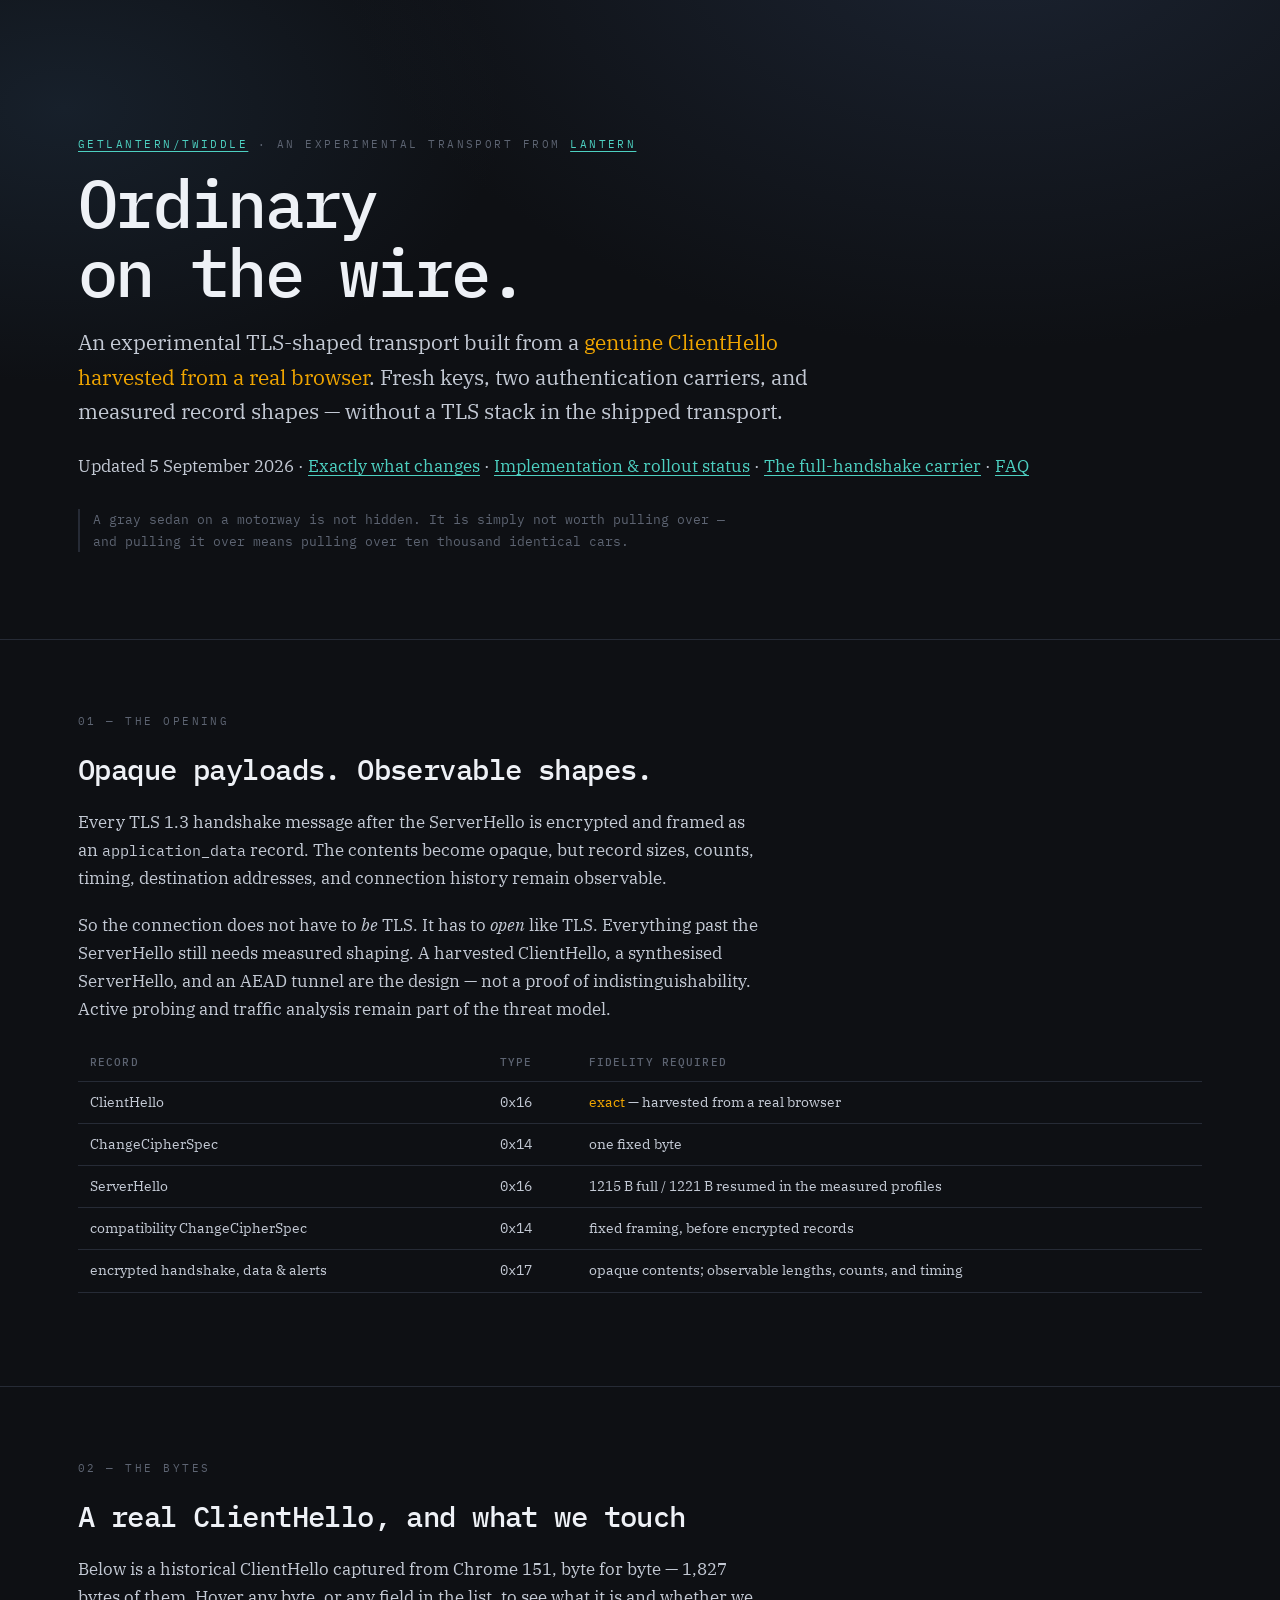
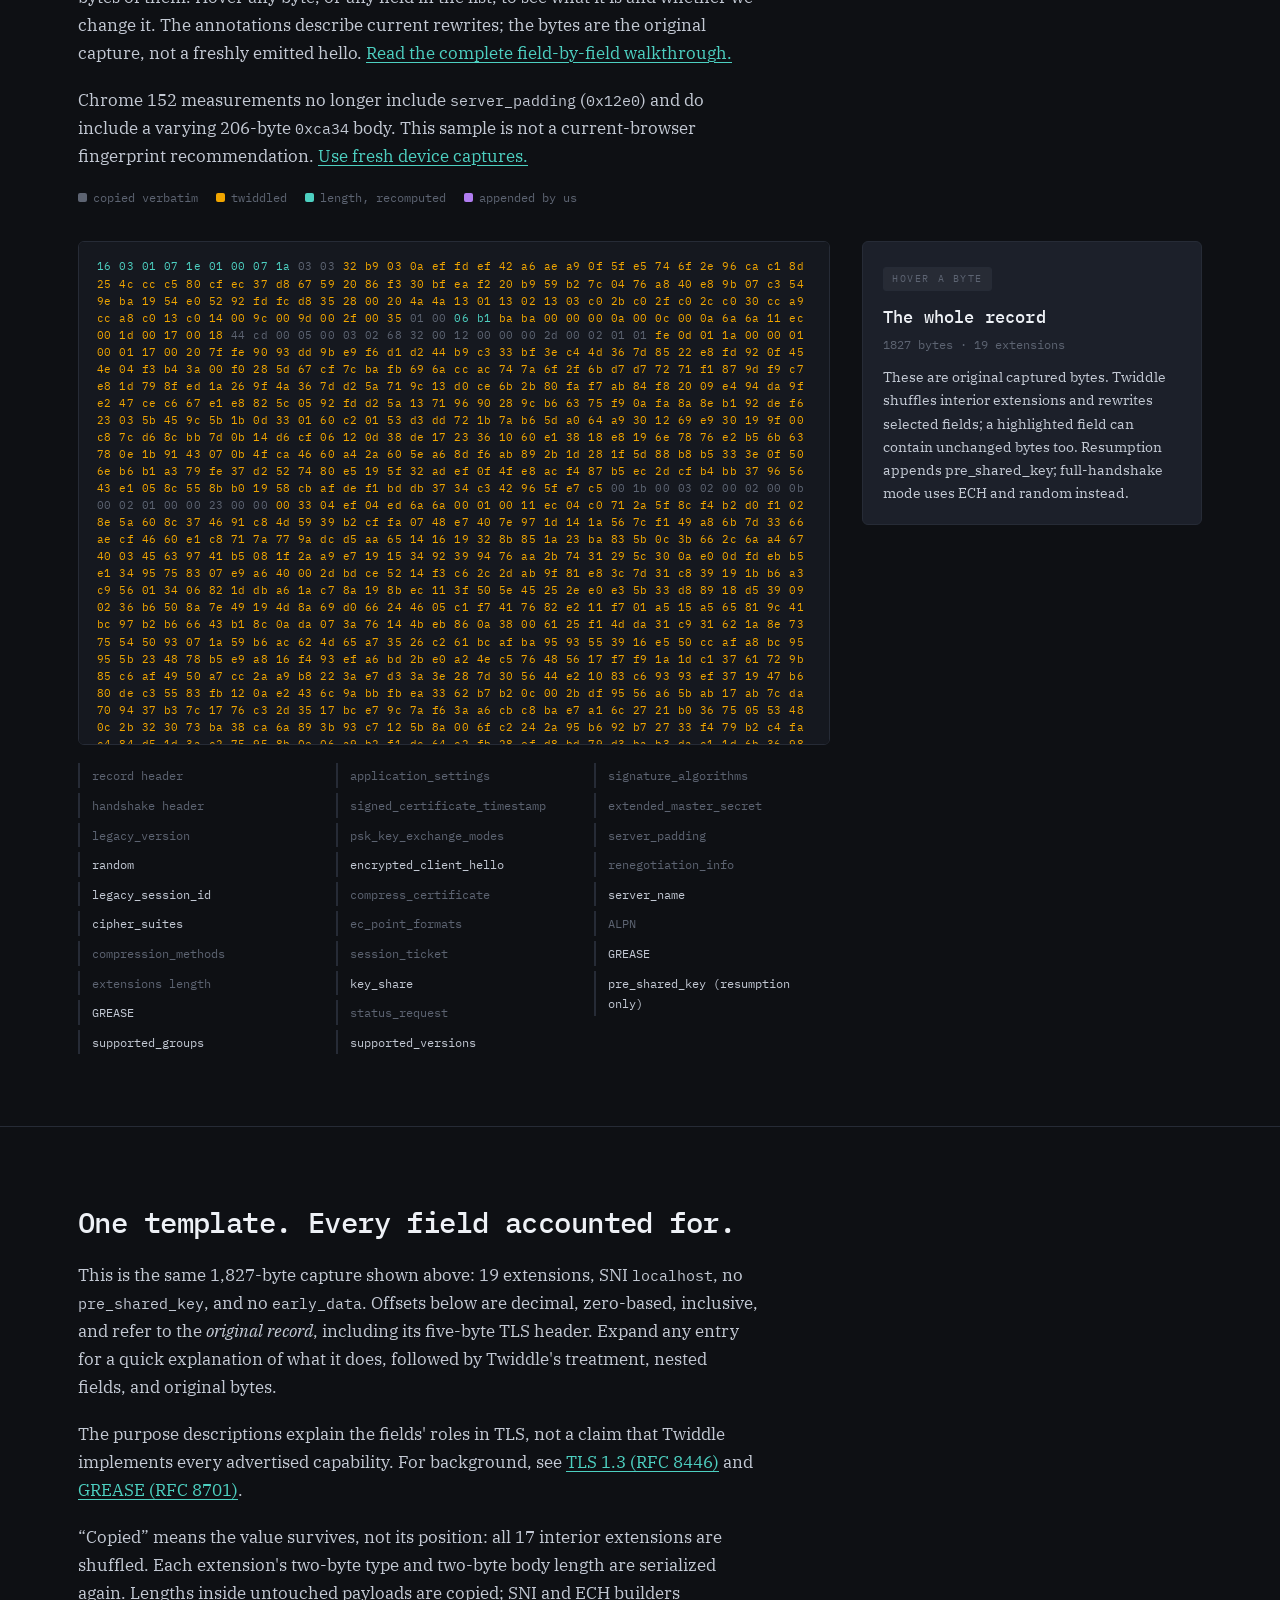
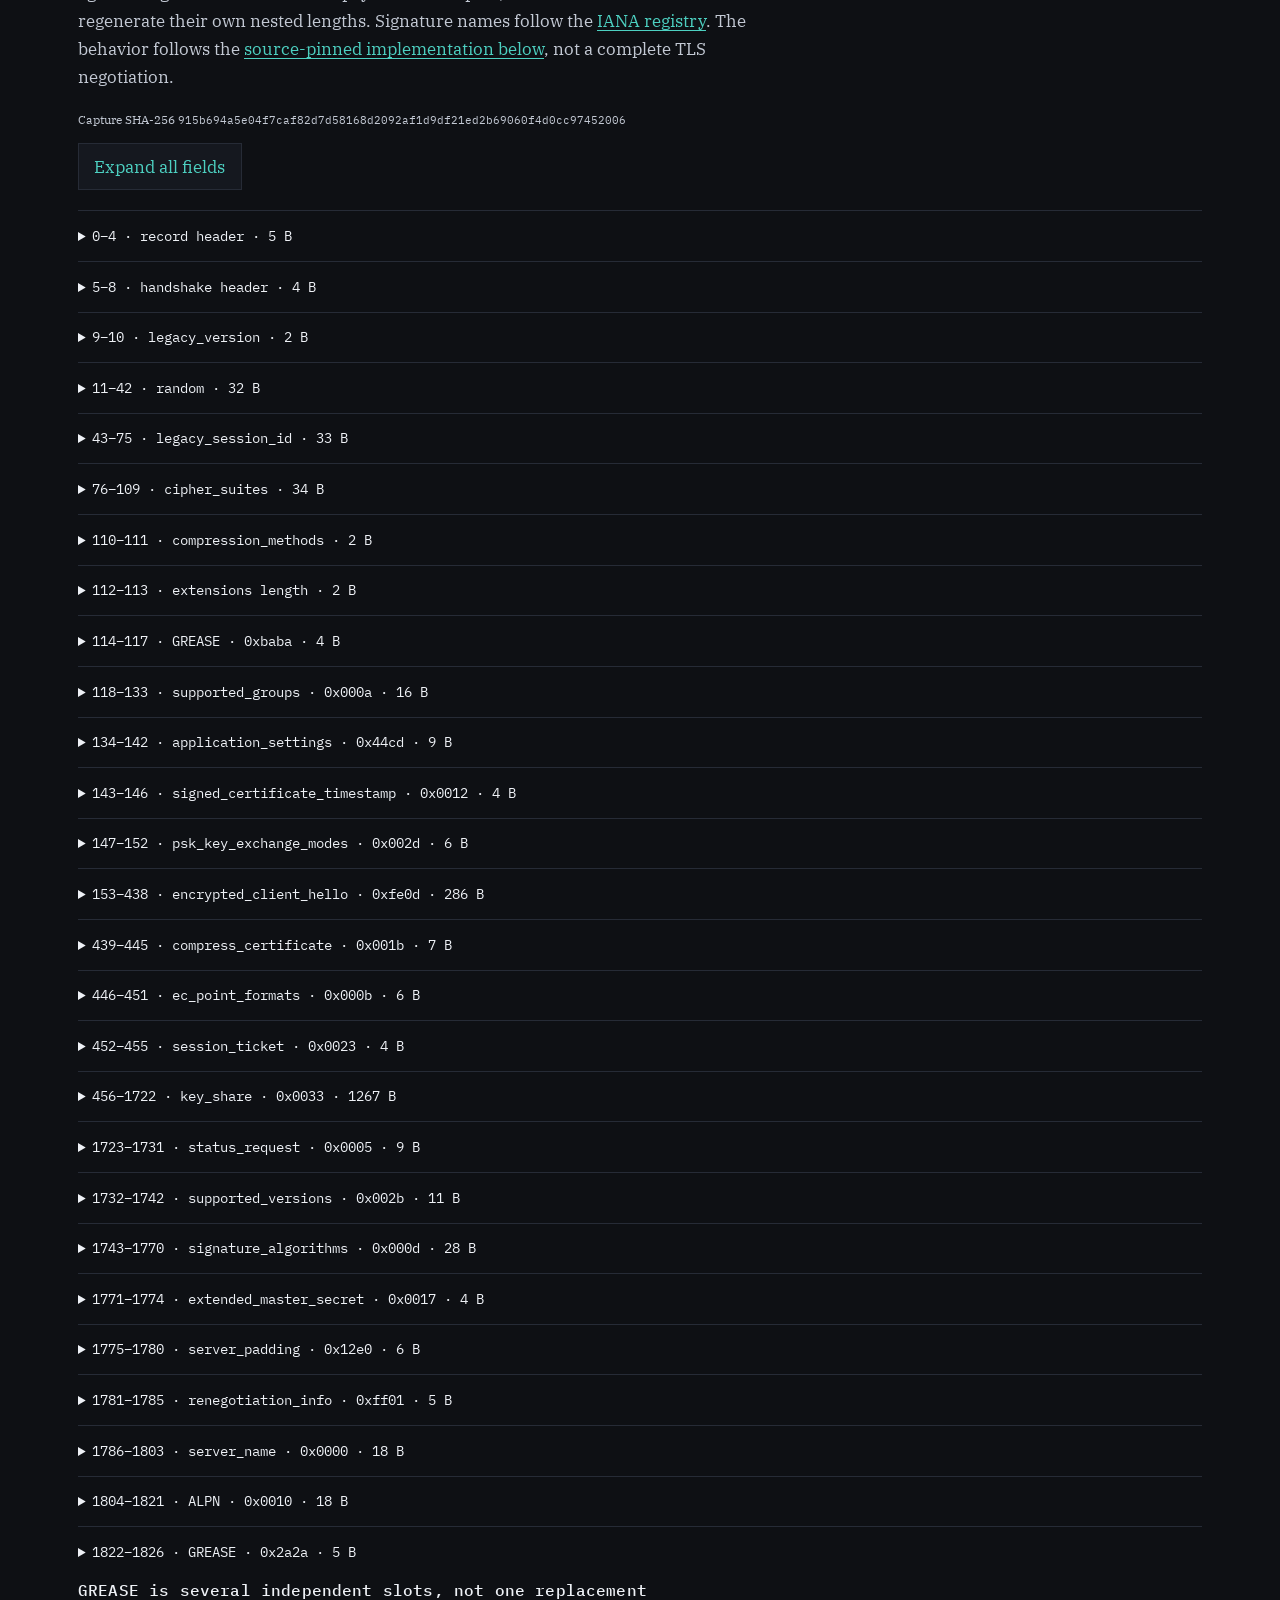
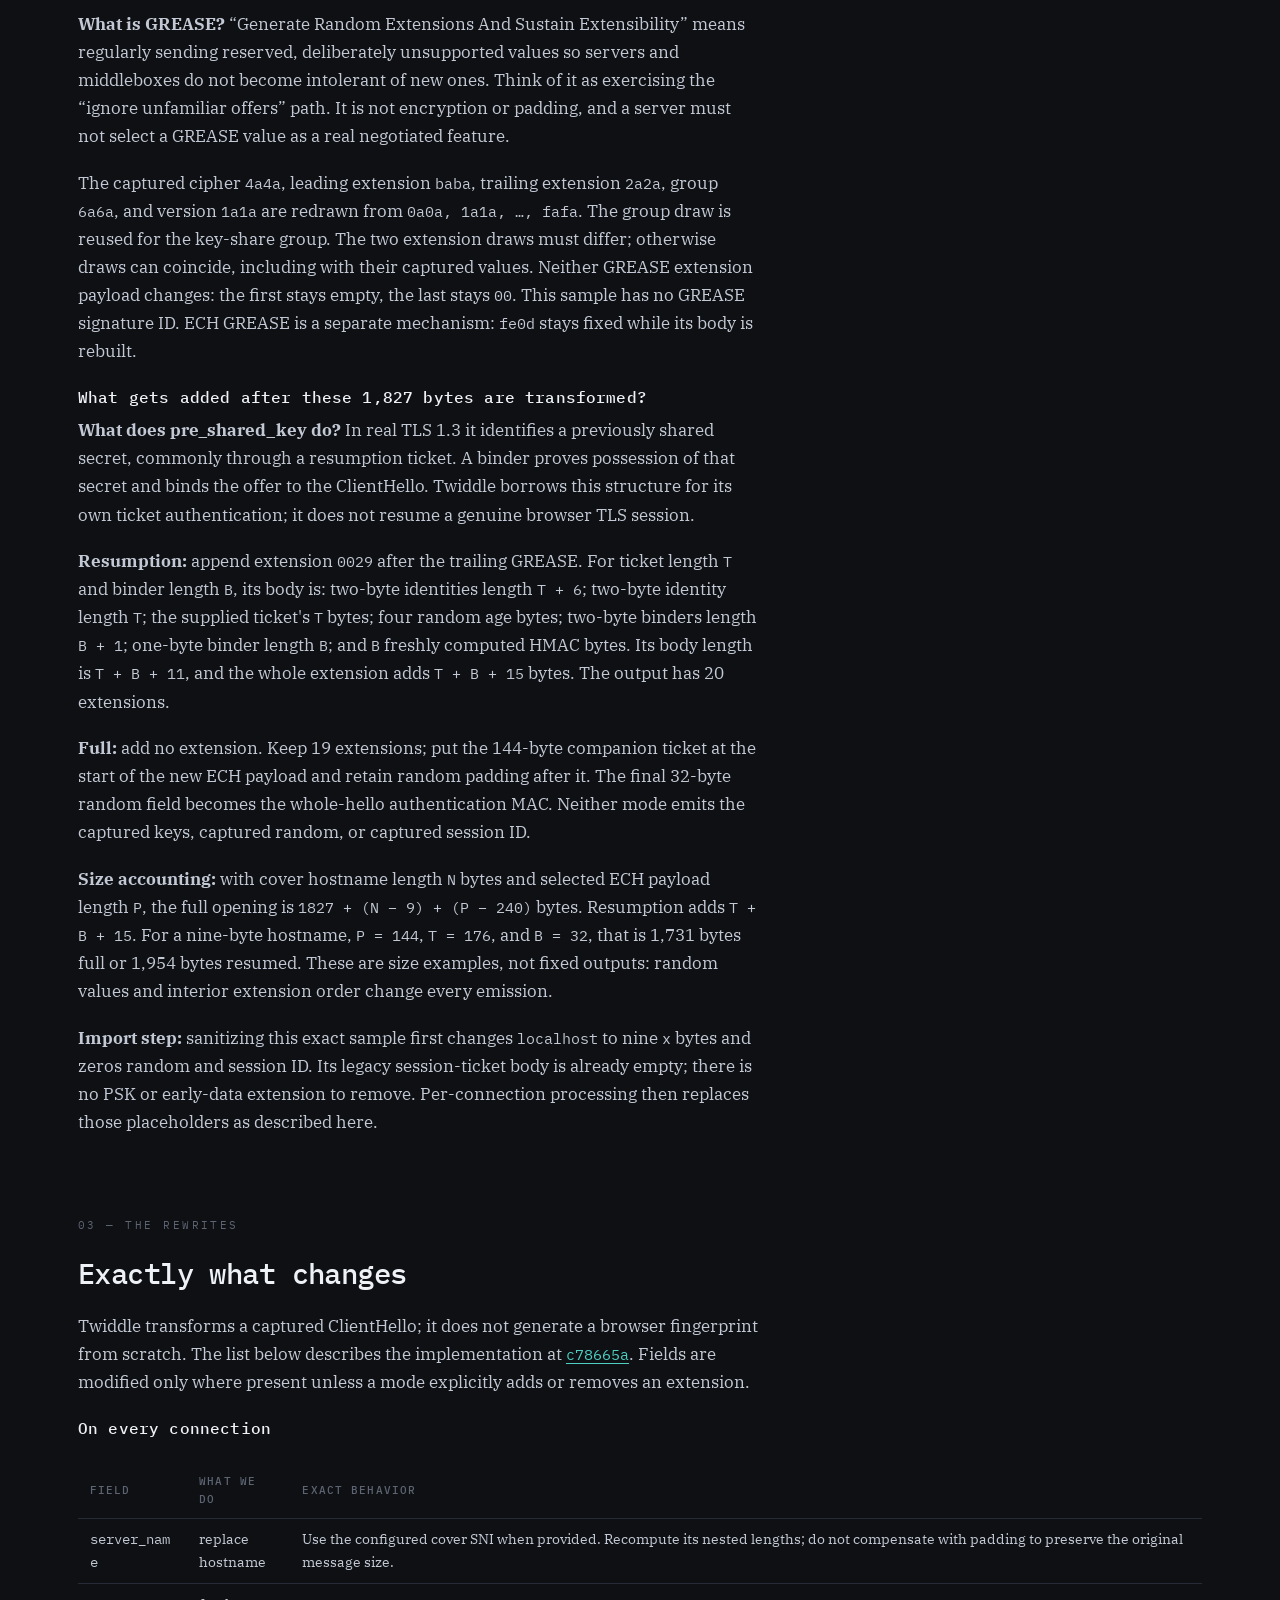
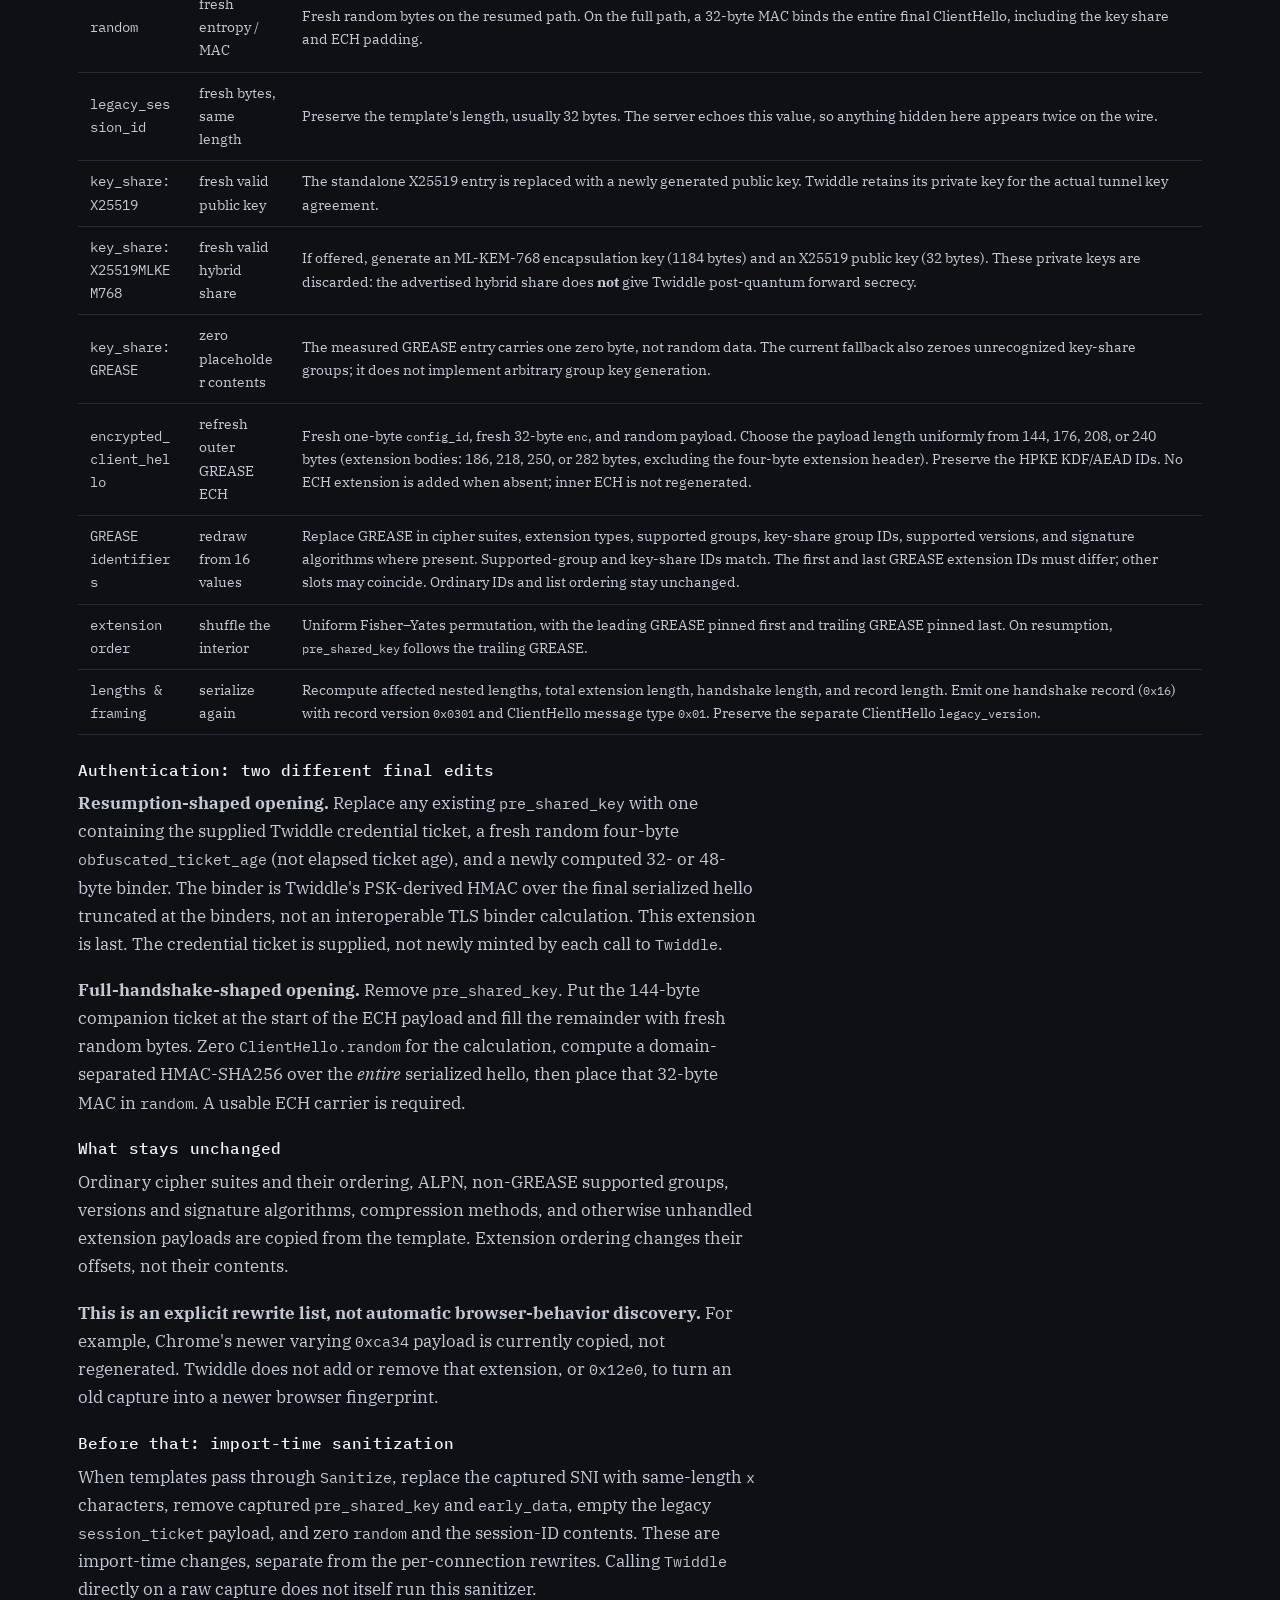
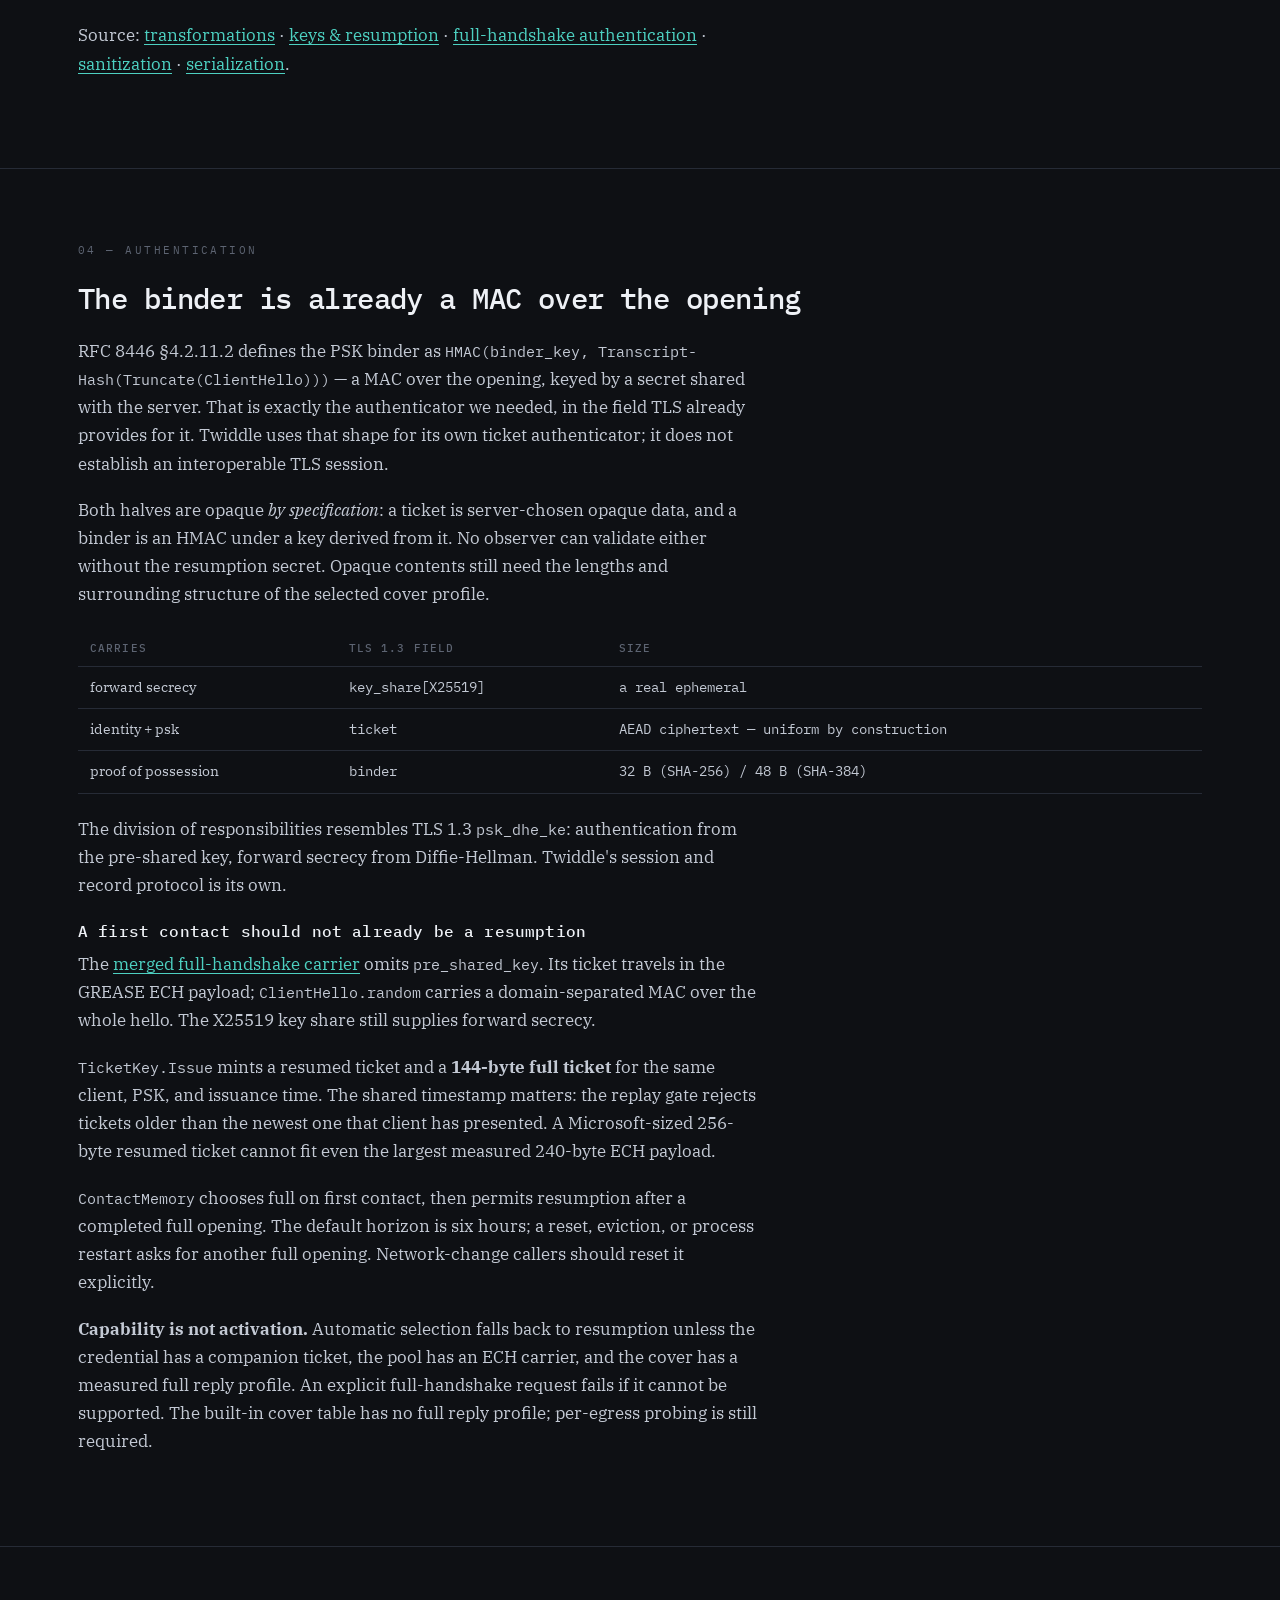
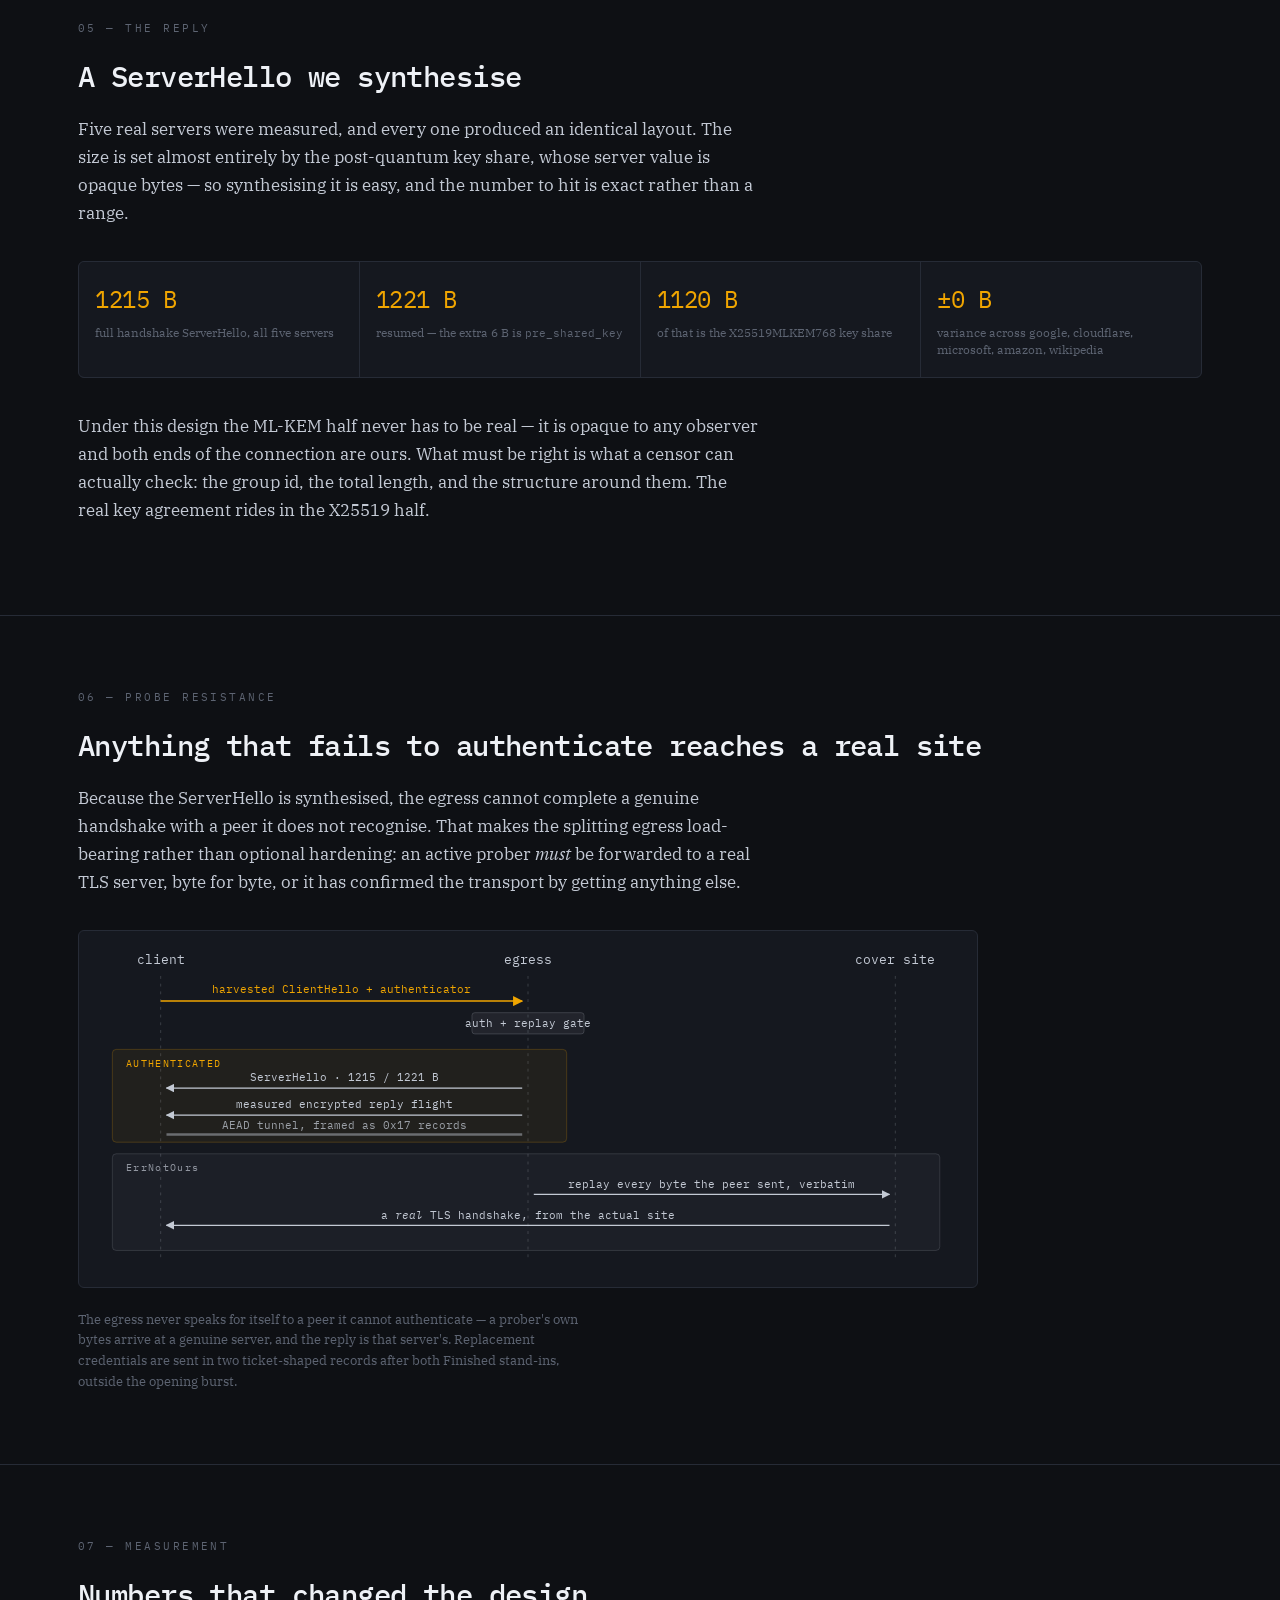
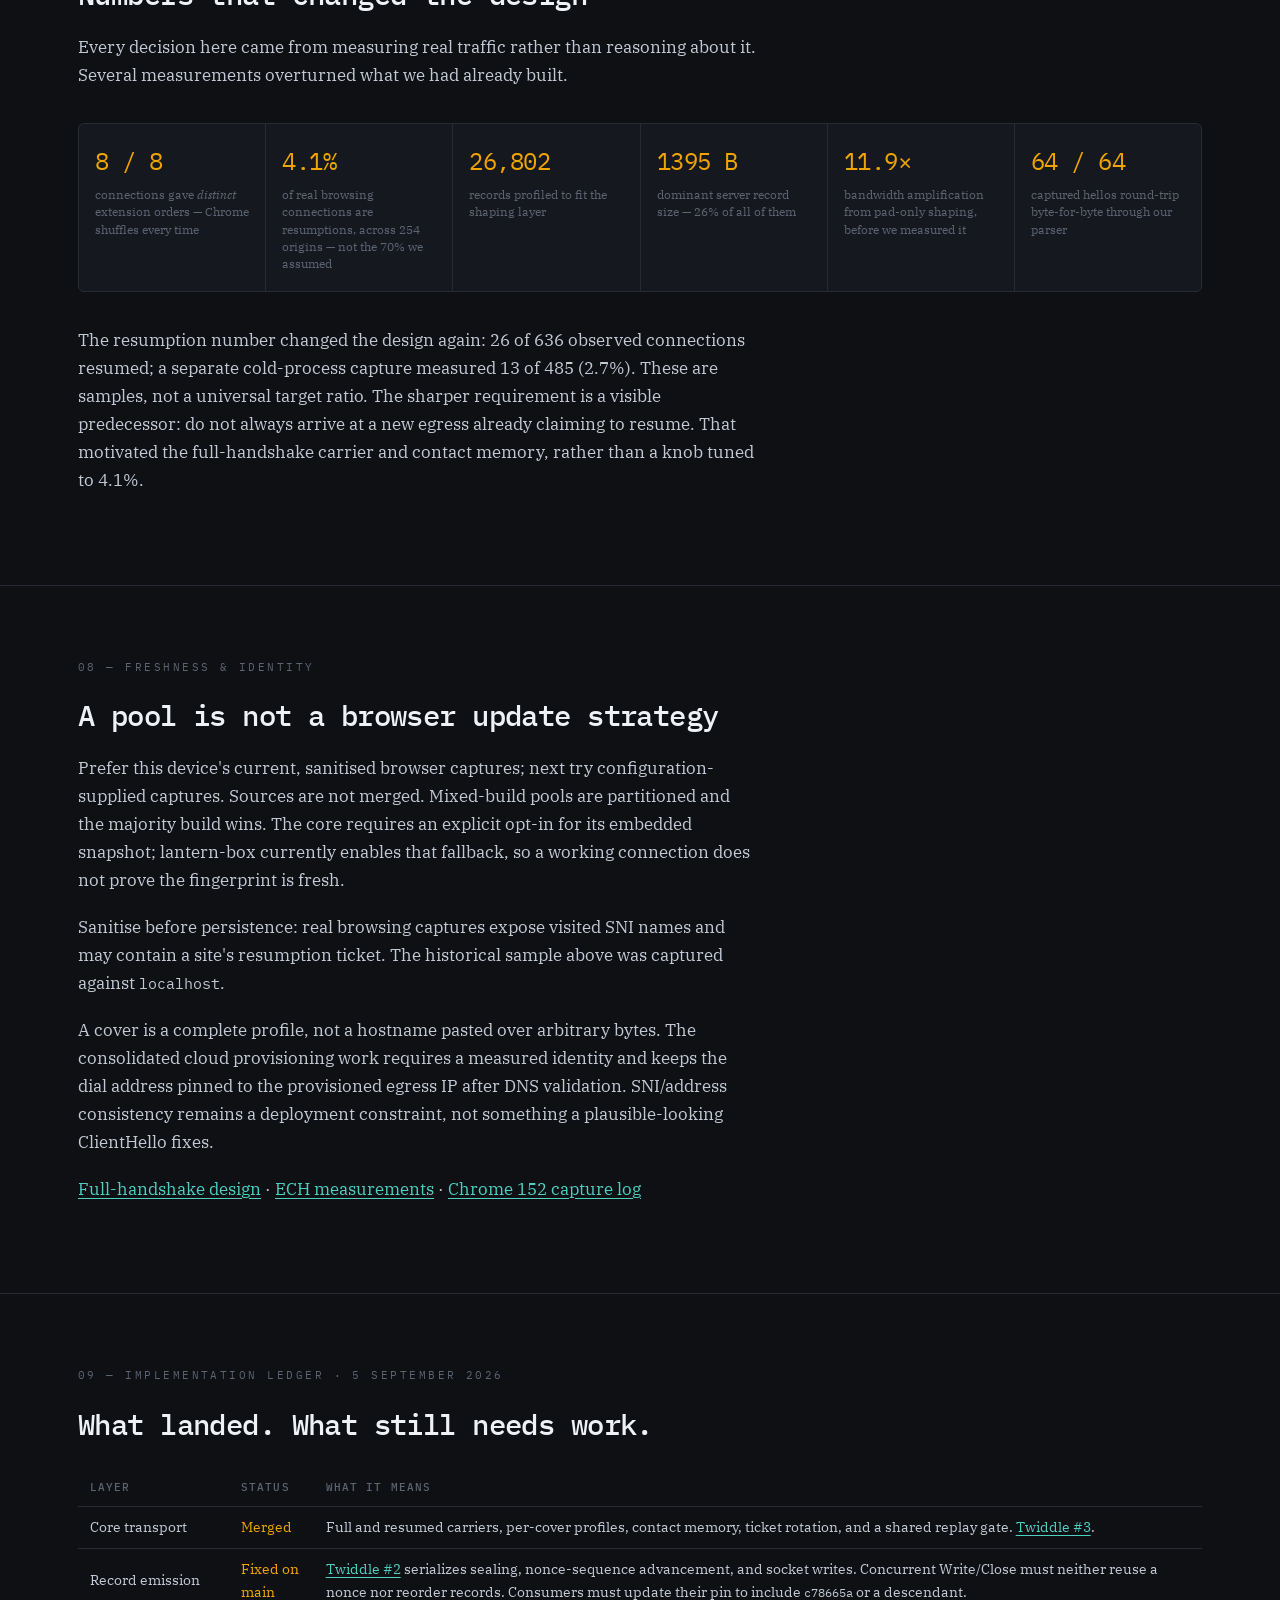
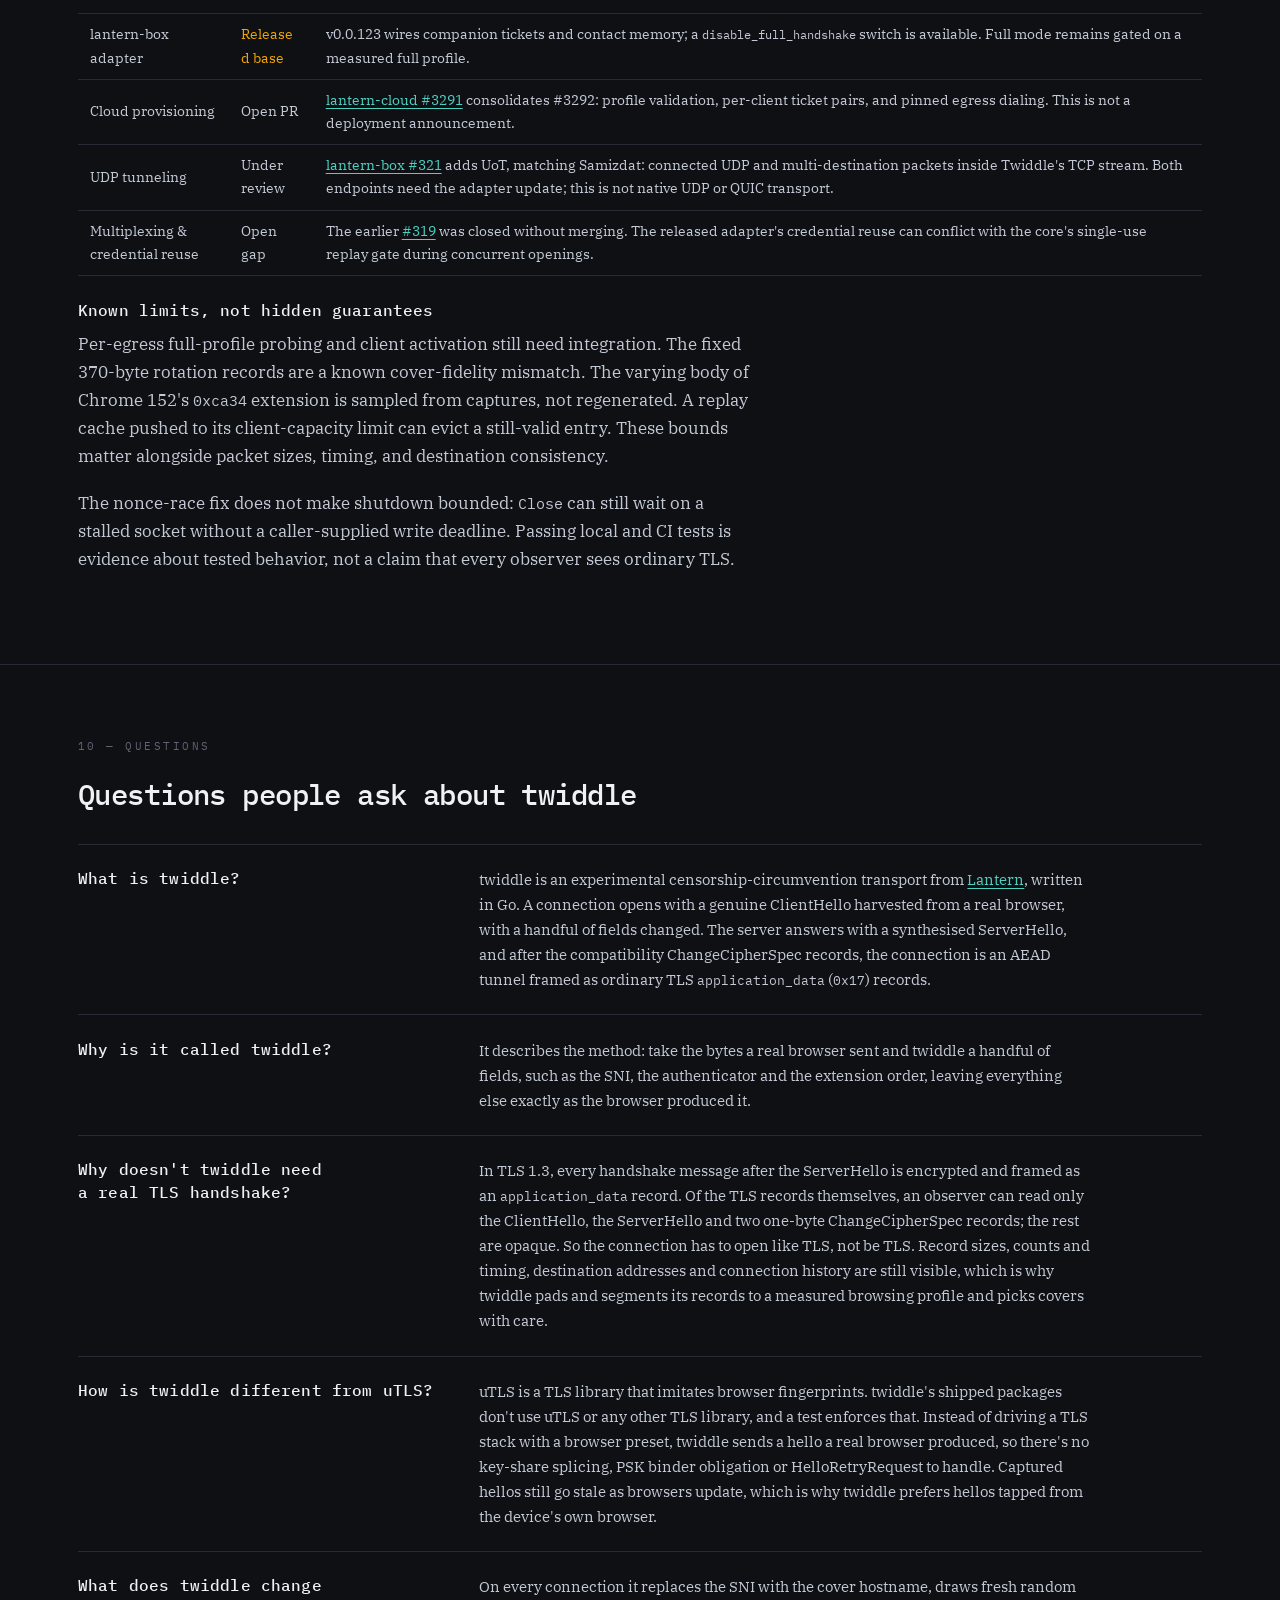
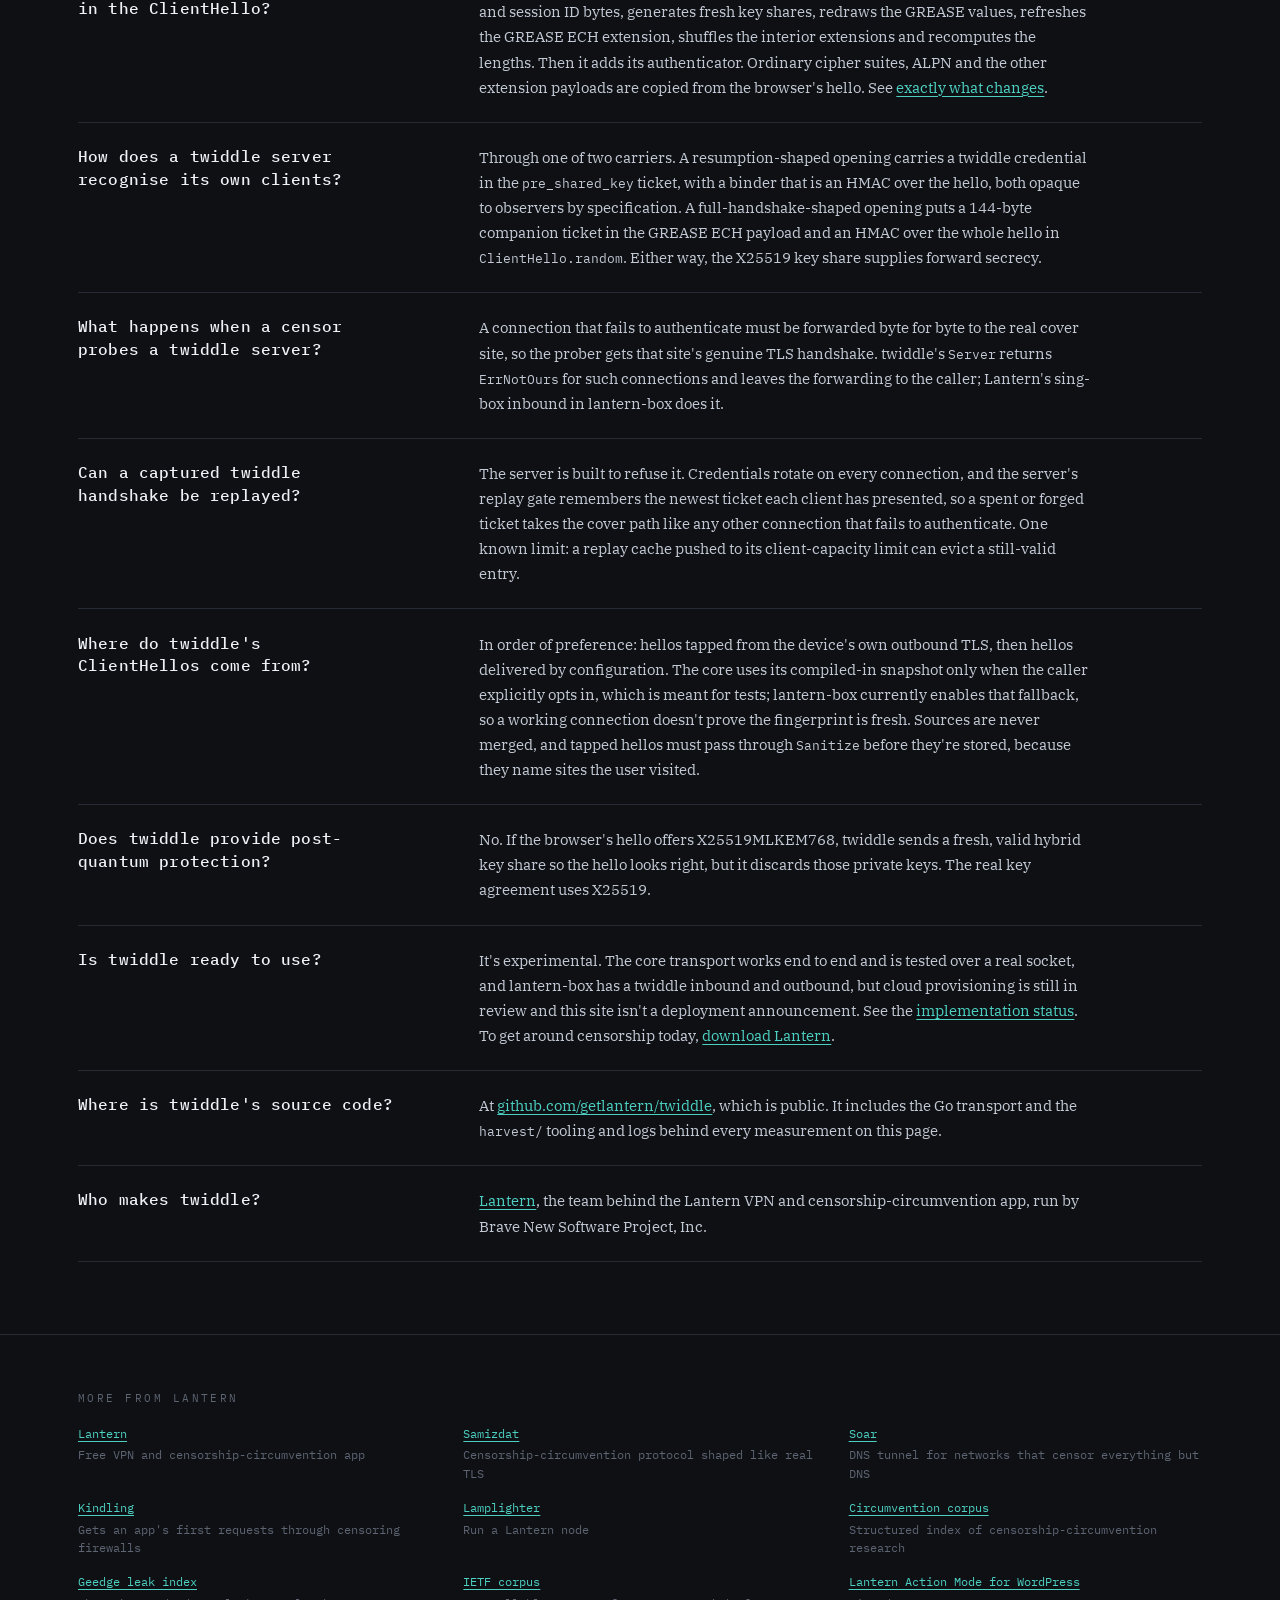
<file: site/index.html>
<!doctype html>
<html lang="en">
<head>
<meta charset="utf-8">
<meta name="viewport" content="width=device-width, initial-scale=1">
<title>twiddle — a TLS ClientHello, byte by byte, from Lantern</title>
<meta name="description" content="twiddle, Lantern's experimental TLS-shaped circumvention transport, built from genuine browser ClientHellos: every byte it changes, and the measurements behind it.">
<link rel="canonical" href="https://twiddle.lantern.io/">
<meta property="og:type" content="website">
<meta property="og:site_name" content="twiddle">
<meta property="og:url" content="https://twiddle.lantern.io/">
<meta property="og:title" content="twiddle — a TLS ClientHello, byte by byte, from Lantern">
<meta property="og:description" content="A TLS-shaped transport built from genuine harvested ClientHellos. Every byte we change, and the measurement that justified it.">
<meta property="og:image" content="https://twiddle.lantern.io/og.png">
<meta property="og:image:width" content="1200">
<meta property="og:image:height" content="630">
<meta property="og:image:alt" content="twiddle: ordinary on the wire. A genuine browser ClientHello with a few fields changed.">
<meta name="twitter:card" content="summary_large_image">
<meta name="twitter:title" content="twiddle — a TLS ClientHello, byte by byte, from Lantern">
<meta name="twitter:description" content="A TLS-shaped transport built from genuine harvested ClientHellos. Every byte we change, and the measurement that justified it.">
<meta name="twitter:image" content="https://twiddle.lantern.io/og.png">
<meta name="theme-color" content="#0e1014">
<link rel="icon" href="favicon.svg" type="image/svg+xml">
<script type="application/ld+json">
{
 "@context": "https://schema.org",
 "@graph": [
  {
   "@type": "Organization",
   "@id": "https://lantern.io/#organization",
   "name": "Lantern",
   "legalName": "Brave New Software Project, Inc.",
   "url": "https://lantern.io",
   "sameAs": [
    "https://github.com/getlantern"
   ]
  },
  {
   "@type": "WebSite",
   "@id": "https://twiddle.lantern.io/#website",
   "url": "https://twiddle.lantern.io/",
   "name": "twiddle",
   "publisher": {
    "@id": "https://lantern.io/#organization"
   },
   "inLanguage": "en"
  },
  {
   "@type": "WebPage",
   "@id": "https://twiddle.lantern.io/#webpage",
   "url": "https://twiddle.lantern.io/",
   "name": "twiddle — a TLS ClientHello, byte by byte, from Lantern",
   "isPartOf": {
    "@id": "https://twiddle.lantern.io/#website"
   },
   "about": {
    "@id": "https://twiddle.lantern.io/#software"
   },
   "publisher": {
    "@id": "https://lantern.io/#organization"
   },
   "primaryImageOfPage": "https://twiddle.lantern.io/og.png",
   "inLanguage": "en"
  },
  {
   "@type": "SoftwareSourceCode",
   "@id": "https://twiddle.lantern.io/#software",
   "name": "twiddle",
   "description": "twiddle is an experimental censorship-circumvention transport from Lantern, written in Go. A connection opens with a genuine ClientHello harvested from a real browser, with a handful of fields changed. The server answers with a synthesised ServerHello, and after the compatibility ChangeCipherSpec records, the connection is an AEAD tunnel framed as ordinary TLS application_data (0x17) records.",
   "codeRepository": "https://github.com/getlantern/twiddle",
   "programmingLanguage": "Go",
   "url": "https://twiddle.lantern.io/",
   "author": {
    "@id": "https://lantern.io/#organization"
   },
   "keywords": "censorship circumvention, TLS ClientHello, TLS fingerprinting, uTLS, active probing, GREASE, ECH, pre_shared_key"
  },
  {
   "@type": "FAQPage",
   "@id": "https://twiddle.lantern.io/#faq",
   "isPartOf": {
    "@id": "https://twiddle.lantern.io/#webpage"
   },
   "mainEntity": [
    {
     "@type": "Question",
     "name": "What is twiddle?",
     "acceptedAnswer": {
      "@type": "Answer",
      "text": "twiddle is an experimental censorship-circumvention transport from Lantern, written in Go. A connection opens with a genuine ClientHello harvested from a real browser, with a handful of fields changed. The server answers with a synthesised ServerHello, and after the compatibility ChangeCipherSpec records, the connection is an AEAD tunnel framed as ordinary TLS application_data (0x17) records."
     }
    },
    {
     "@type": "Question",
     "name": "Why is it called twiddle?",
     "acceptedAnswer": {
      "@type": "Answer",
      "text": "It describes the method: take the bytes a real browser sent and twiddle a handful of fields, such as the SNI, the authenticator and the extension order, leaving everything else exactly as the browser produced it."
     }
    },
    {
     "@type": "Question",
     "name": "Why doesn't twiddle need a real TLS handshake?",
     "acceptedAnswer": {
      "@type": "Answer",
      "text": "In TLS 1.3, every handshake message after the ServerHello is encrypted and framed as an application_data record. Of the TLS records themselves, an observer can read only the ClientHello, the ServerHello and two one-byte ChangeCipherSpec records; the rest are opaque. So the connection has to open like TLS, not be TLS. Record sizes, counts and timing, destination addresses and connection history are still visible, which is why twiddle pads and segments its records to a measured browsing profile and picks covers with care."
     }
    },
    {
     "@type": "Question",
     "name": "How is twiddle different from uTLS?",
     "acceptedAnswer": {
      "@type": "Answer",
      "text": "uTLS is a TLS library that imitates browser fingerprints. twiddle's shipped packages don't use uTLS or any other TLS library, and a test enforces that. Instead of driving a TLS stack with a browser preset, twiddle sends a hello a real browser produced, so there's no key-share splicing, PSK binder obligation or HelloRetryRequest to handle. Captured hellos still go stale as browsers update, which is why twiddle prefers hellos tapped from the device's own browser."
     }
    },
    {
     "@type": "Question",
     "name": "What does twiddle change in the ClientHello?",
     "acceptedAnswer": {
      "@type": "Answer",
      "text": "On every connection it replaces the SNI with the cover hostname, draws fresh random and session ID bytes, generates fresh key shares, redraws the GREASE values, refreshes the GREASE ECH extension, shuffles the interior extensions and recomputes the lengths. Then it adds its authenticator. Ordinary cipher suites, ALPN and the other extension payloads are copied from the browser's hello. See exactly what changes."
     }
    },
    {
     "@type": "Question",
     "name": "How does a twiddle server recognise its own clients?",
     "acceptedAnswer": {
      "@type": "Answer",
      "text": "Through one of two carriers. A resumption-shaped opening carries a twiddle credential in the pre_shared_key ticket, with a binder that is an HMAC over the hello, both opaque to observers by specification. A full-handshake-shaped opening puts a 144-byte companion ticket in the GREASE ECH payload and an HMAC over the whole hello in ClientHello.random. Either way, the X25519 key share supplies forward secrecy."
     }
    },
    {
     "@type": "Question",
     "name": "What happens when a censor probes a twiddle server?",
     "acceptedAnswer": {
      "@type": "Answer",
      "text": "A connection that fails to authenticate must be forwarded byte for byte to the real cover site, so the prober gets that site's genuine TLS handshake. twiddle's Server returns ErrNotOurs for such connections and leaves the forwarding to the caller; Lantern's sing-box inbound in lantern-box does it."
     }
    },
    {
     "@type": "Question",
     "name": "Can a captured twiddle handshake be replayed?",
     "acceptedAnswer": {
      "@type": "Answer",
      "text": "The server is built to refuse it. Credentials rotate on every connection, and the server's replay gate remembers the newest ticket each client has presented, so a spent or forged ticket takes the cover path like any other connection that fails to authenticate. One known limit: a replay cache pushed to its client-capacity limit can evict a still-valid entry."
     }
    },
    {
     "@type": "Question",
     "name": "Where do twiddle's ClientHellos come from?",
     "acceptedAnswer": {
      "@type": "Answer",
      "text": "In order of preference: hellos tapped from the device's own outbound TLS, then hellos delivered by configuration. The core uses its compiled-in snapshot only when the caller explicitly opts in, which is meant for tests; lantern-box currently enables that fallback, so a working connection doesn't prove the fingerprint is fresh. Sources are never merged, and tapped hellos must pass through Sanitize before they're stored, because they name sites the user visited."
     }
    },
    {
     "@type": "Question",
     "name": "Does twiddle provide post-quantum protection?",
     "acceptedAnswer": {
      "@type": "Answer",
      "text": "No. If the browser's hello offers X25519MLKEM768, twiddle sends a fresh, valid hybrid key share so the hello looks right, but it discards those private keys. The real key agreement uses X25519."
     }
    },
    {
     "@type": "Question",
     "name": "Is twiddle ready to use?",
     "acceptedAnswer": {
      "@type": "Answer",
      "text": "It's experimental. The core transport works end to end and is tested over a real socket, and lantern-box has a twiddle inbound and outbound, but cloud provisioning is still in review and this site isn't a deployment announcement. See the implementation status. To get around censorship today, download Lantern."
     }
    },
    {
     "@type": "Question",
     "name": "Where is twiddle's source code?",
     "acceptedAnswer": {
      "@type": "Answer",
      "text": "At github.com/getlantern/twiddle, which is public. It includes the Go transport and the harvest/ tooling and logs behind every measurement on this page."
     }
    },
    {
     "@type": "Question",
     "name": "Who makes twiddle?",
     "acceptedAnswer": {
      "@type": "Answer",
      "text": "Lantern, the team behind the Lantern VPN and censorship-circumvention app, run by Brave New Software Project, Inc."
     }
    }
   ]
  }
 ]
}
</script>
<link rel="preconnect" href="https://fonts.googleapis.com">
<link rel="preconnect" href="https://fonts.gstatic.com" crossorigin>
<link href="https://fonts.googleapis.com/css2?family=IBM+Plex+Mono:wght@400;500&family=IBM+Plex+Serif:ital,wght@0,400;0,500;1,400&display=swap" rel="stylesheet">
<link rel="stylesheet" href="style.css">
</head>
<body>

<header>
  <div class="wrap">
    <p class="eyebrow rise"><a href="https://github.com/getlantern/twiddle">getlantern/twiddle</a> · an experimental transport from <a href="https://lantern.io">Lantern</a></p>
    <h1 class="rise">Ordinary<br>on the wire.</h1>
    <p class="lede narrow rise">
      An experimental TLS-shaped transport built from a <strong>genuine ClientHello
      harvested from a real browser</strong>. Fresh keys, two authentication carriers, and
      measured record shapes — without a TLS stack in the shipped transport.
    </p>
    <p class="note">Updated 5 September 2026 · <a href="#rewrites">Exactly what changes</a> · <a href="#status">Implementation &amp; rollout status</a> · <a href="#full-handshake">The full-handshake carrier</a> · <a href="#faq">FAQ</a></p>
    <p class="tagline rise">
      A gray sedan on a motorway is not hidden. It is simply not worth pulling over —<br>
      and pulling it over means pulling over ten thousand identical cars.
    </p>
  </div>
</header>

<section id="opening">
  <div class="wrap">
    <p class="eyebrow">01 — the opening</p>
    <h2>Opaque payloads. Observable shapes.</h2>
    <div class="narrow">
      <p>
        Every TLS 1.3 handshake message after the ServerHello is encrypted and framed as an
        <code>application_data</code> record. The contents become opaque, but record sizes,
        counts, timing, destination addresses, and connection history remain observable.
      </p>
      <p>
        So the connection does not have to <em>be</em> TLS. It has to <em>open</em> like TLS. Everything
        past the ServerHello still needs measured shaping. A harvested ClientHello, a synthesised
        ServerHello, and an AEAD tunnel are the design — not a proof of indistinguishability.
        Active probing and traffic analysis remain part of the threat model.
      </p>
    </div>
    <table>
      <tr><th>Record</th><th>Type</th><th>Fidelity required</th></tr>
      <tr><td>ClientHello</td><td class="num">0x16</td><td><em>exact</em> — harvested from a real browser</td></tr>
      <tr><td>ChangeCipherSpec</td><td class="num">0x14</td><td>one fixed byte</td></tr>
      <tr><td>ServerHello</td><td class="num">0x16</td><td>1215 B full / 1221 B resumed in the measured profiles</td></tr>
      <tr><td>compatibility ChangeCipherSpec</td><td class="num">0x14</td><td>fixed framing, before encrypted records</td></tr>
      <tr><td>encrypted handshake, data &amp; alerts</td><td class="num">0x17</td><td>opaque contents; observable lengths, counts, and timing</td></tr>
    </table>
  </div>
</section>

<section>
  <div class="wrap">
    <p class="eyebrow">02 — the bytes</p>
    <h2>A real ClientHello, and what we touch</h2>
    <p class="narrow">
      Below is a historical ClientHello captured from Chrome 151, byte for byte — <span id="total"></span> of them.
      Hover any byte, or any field in the list, to see what it is and whether we change it.
      The annotations describe current rewrites; the bytes are the original capture, not a freshly emitted hello.
      <a href="#sample-walkthrough">Read the complete field-by-field walkthrough.</a>
    </p>
    <p class="narrow note">Chrome 152 measurements no longer include <code>server_padding</code> (<code>0x12e0</code>) and do include a varying 206-byte <code>0xca34</code> body. This sample is not a current-browser fingerprint recommendation. <a href="#sources">Use fresh device captures.</a></p>

    <div class="legend">
      <span><i class="sw-keep"></i>copied verbatim</span>
      <span><i class="sw-twiddle"></i>twiddled</span>
      <span><i class="sw-frame"></i>length, recomputed</span>
      <span><i class="sw-add"></i>appended by us</span>
    </div>

    <div class="byteview">
      <div>
        <div class="grid" id="grid"></div>
        <ul class="fields" id="fields"></ul>
      </div>
      <aside class="panel" id="panel">
        <span class="tag keep" id="ptag">hover a byte</span>
        <h3 id="pname">The whole record</h3>
        <div class="where" id="pwhere"></div>
        <p id="pnote">These are original captured bytes. Twiddle shuffles interior extensions and
        rewrites selected fields; a highlighted field can contain unchanged bytes too. Resumption
        appends pre_shared_key; full-handshake mode uses ECH and random instead.</p>
      </aside>
    </div>
  </div>
</section>

<section>
  <div class="wrap">
    <div id="sample-walkthrough" class="sample-walkthrough">
      <h2>One template. Every field accounted for.</h2>
      <p class="narrow">This is the same 1,827-byte capture shown above: 19 extensions, SNI
        <code>localhost</code>, no <code>pre_shared_key</code>, and no <code>early_data</code>.
        Offsets below are decimal, zero-based, inclusive, and refer to the <em>original record</em>,
        including its five-byte TLS header. Expand any entry for a quick explanation of what it
        does, followed by Twiddle's treatment, nested fields, and original bytes.</p>
      <p class="narrow">The purpose descriptions explain the fields' roles in TLS, not a claim that
        Twiddle implements every advertised capability. For background, see
        <a href="https://www.rfc-editor.org/rfc/rfc8446.html">TLS 1.3 (RFC 8446)</a> and
        <a href="https://www.rfc-editor.org/rfc/rfc8701.html">GREASE (RFC 8701)</a>.</p>
      <p class="narrow">“Copied” means the value survives, not its position: all 17 interior
        extensions are shuffled. Each extension's two-byte type and two-byte body length are
        serialized again. Lengths inside untouched payloads are copied; SNI and ECH builders
        regenerate their own nested lengths. Signature names follow the
        <a href="https://www.iana.org/assignments/tls-parameters/tls-parameters.xhtml#tls-signaturescheme">IANA registry</a>.
        The behavior follows the
        <a href="#rewrites">source-pinned implementation below</a>, not a complete TLS negotiation.</p>
      <p class="sample-hash">Capture SHA-256 <code>915b694a5e04f7caf82d7d58168d2092af1d9df21ed2b69060f4d0cc97452006</code></p>
      <button type="button" id="sample-expand" aria-controls="sample-fields" aria-expanded="false">Expand all fields</button>
      <div id="sample-fields"></div>
      <noscript><p>Enable JavaScript to read the byte-derived walkthrough. The general rewrite reference below remains available without it.</p></noscript>
      <h3>GREASE is several independent slots, not one replacement</h3>
      <p class="narrow"><strong>What is GREASE?</strong> “Generate Random Extensions And Sustain
        Extensibility” means regularly sending reserved, deliberately unsupported values so
        servers and middleboxes do not become intolerant of new ones. Think of it as exercising
        the “ignore unfamiliar offers” path. It is not encryption or padding, and a server must
        not select a GREASE value as a real negotiated feature.</p>
      <p class="narrow">The captured cipher <code>4a4a</code>, leading extension <code>baba</code>,
        trailing extension <code>2a2a</code>, group <code>6a6a</code>, and version <code>1a1a</code>
        are redrawn from <code>0a0a, 1a1a, …, fafa</code>. The group draw is reused for the
        key-share group. The two extension draws must differ; otherwise draws can coincide,
        including with their captured values. Neither GREASE extension payload changes: the
        first stays empty, the last stays <code>00</code>. This sample has no GREASE signature ID.
        ECH GREASE is a separate mechanism: <code>fe0d</code> stays fixed while its body is rebuilt.</p>
      <h3>What gets added after these 1,827 bytes are transformed?</h3>
      <p class="narrow"><strong>What does pre_shared_key do?</strong> In real TLS 1.3 it identifies
        a previously shared secret, commonly through a resumption ticket. A binder proves
        possession of that secret and binds the offer to the ClientHello. Twiddle borrows this
        structure for its own ticket authentication; it does not resume a genuine browser TLS session.</p>
      <p class="narrow"><strong>Resumption:</strong> append extension <code>0029</code> after the
        trailing GREASE. For ticket length <code>T</code> and binder length <code>B</code>, its body is:
        two-byte identities length <code>T + 6</code>; two-byte identity length <code>T</code>;
        the supplied ticket's <code>T</code> bytes; four random age bytes; two-byte binders length
        <code>B + 1</code>; one-byte binder length <code>B</code>; and <code>B</code> freshly computed
        HMAC bytes. Its body length is <code>T + B + 11</code>, and the whole extension adds
        <code>T + B + 15</code> bytes. The output has 20 extensions.</p>
      <p class="narrow"><strong>Full:</strong> add no extension. Keep 19 extensions; put the
        144-byte companion ticket at the start of the new ECH payload and retain random padding
        after it. The final 32-byte random field becomes the whole-hello authentication MAC.
        Neither mode emits the captured keys, captured random, or captured session ID.</p>
      <p class="narrow"><strong>Size accounting:</strong> with cover hostname length <code>N</code>
        bytes and selected ECH payload length <code>P</code>, the full opening is
        <code>1827 + (N − 9) + (P − 240)</code> bytes. Resumption adds <code>T + B + 15</code>.
        For a nine-byte hostname, <code>P = 144</code>, <code>T = 176</code>, and <code>B = 32</code>,
        that is 1,731 bytes full or 1,954 bytes resumed. These are size examples, not fixed outputs:
        random values and interior extension order change every emission.</p>
      <p class="narrow"><strong>Import step:</strong> sanitizing this exact sample first changes
        <code>localhost</code> to nine <code>x</code> bytes and zeros random and session ID.
        Its legacy session-ticket body is already empty; there is no PSK or early-data extension
        to remove. Per-connection processing then replaces those placeholders as described here.</p>
    </div>
    <p class="eyebrow">03 — the rewrites</p>
    <h2 id="rewrites">Exactly what changes</h2>
    <p class="narrow">Twiddle transforms a captured ClientHello; it does not generate a browser
      fingerprint from scratch. The list below describes the implementation at
      <a href="https://github.com/getlantern/twiddle/tree/c78665a55653bbd217560a7d9116cf7e3eb396c5"><code>c78665a</code></a>.
      Fields are modified only where present unless a mode explicitly adds or removes an extension.</p>
    <h3>On every connection</h3>
    <table>
      <tr><th>Field</th><th>What we do</th><th>Exact behavior</th></tr>
      <tr><td class="num">server_name</td><td>replace hostname</td><td>Use the configured cover SNI when provided. Recompute its nested lengths; do not compensate with padding to preserve the original message size.</td></tr>
      <tr><td class="num">random</td><td>fresh entropy / MAC</td><td>Fresh random bytes on the resumed path. On the full path, a 32-byte MAC binds the entire final ClientHello, including the key share and ECH padding.</td></tr>
      <tr><td class="num">legacy_session_id</td><td>fresh bytes, same length</td><td>Preserve the template's length, usually 32 bytes. The server echoes this value, so anything hidden here appears twice on the wire.</td></tr>
      <tr><td class="num">key_share: X25519</td><td>fresh valid public key</td><td>The standalone X25519 entry is replaced with a newly generated public key. Twiddle retains its private key for the actual tunnel key agreement.</td></tr>
      <tr><td class="num">key_share: X25519MLKEM768</td><td>fresh valid hybrid share</td><td>If offered, generate an ML-KEM-768 encapsulation key (1184 bytes) and an X25519 public key (32 bytes). These private keys are discarded: the advertised hybrid share does <strong>not</strong> give Twiddle post-quantum forward secrecy.</td></tr>
      <tr><td class="num">key_share: GREASE</td><td>zero placeholder contents</td><td>The measured GREASE entry carries one zero byte, not random data. The current fallback also zeroes unrecognized key-share groups; it does not implement arbitrary group key generation.</td></tr>
      <tr><td class="num">encrypted_client_hello</td><td>refresh outer GREASE ECH</td><td>Fresh one-byte <code>config_id</code>, fresh 32-byte <code>enc</code>, and random payload. Choose the payload length uniformly from 144, 176, 208, or 240 bytes (extension bodies: 186, 218, 250, or 282 bytes, excluding the four-byte extension header). Preserve the HPKE KDF/AEAD IDs. No ECH extension is added when absent; inner ECH is not regenerated.</td></tr>
      <tr><td class="num">GREASE identifiers</td><td>redraw from 16 values</td><td>Replace GREASE in cipher suites, extension types, supported groups, key-share group IDs, supported versions, and signature algorithms where present. Supported-group and key-share IDs match. The first and last GREASE extension IDs must differ; other slots may coincide. Ordinary IDs and list ordering stay unchanged.</td></tr>
      <tr><td class="num">extension order</td><td>shuffle the interior</td><td>Uniform Fisher–Yates permutation, with the leading GREASE pinned first and trailing GREASE pinned last. On resumption, <code>pre_shared_key</code> follows the trailing GREASE.</td></tr>
      <tr><td class="num">lengths &amp; framing</td><td>serialize again</td><td>Recompute affected nested lengths, total extension length, handshake length, and record length. Emit one handshake record (<code>0x16</code>) with record version <code>0x0301</code> and ClientHello message type <code>0x01</code>. Preserve the separate ClientHello <code>legacy_version</code>.</td></tr>
    </table>
    <div class="narrow">
      <h3>Authentication: two different final edits</h3>
      <p><strong>Resumption-shaped opening.</strong> Replace any existing <code>pre_shared_key</code>
        with one containing the supplied Twiddle credential ticket, a fresh random four-byte
        <code>obfuscated_ticket_age</code> (not elapsed ticket age), and a newly computed 32- or
        48-byte binder. The binder is Twiddle's PSK-derived HMAC over the final serialized hello
        truncated at the binders, not an interoperable TLS binder calculation. This extension is last.
        The credential ticket is supplied, not newly minted by each call to <code>Twiddle</code>.</p>
      <p><strong>Full-handshake-shaped opening.</strong> Remove <code>pre_shared_key</code>.
        Put the 144-byte companion ticket at the start of the ECH payload and fill the remainder
        with fresh random bytes. Zero <code>ClientHello.random</code> for the calculation, compute
        a domain-separated HMAC-SHA256 over the <em>entire</em> serialized hello, then place that
        32-byte MAC in <code>random</code>. A usable ECH carrier is required.</p>
      <h3>What stays unchanged</h3>
      <p>Ordinary cipher suites and their ordering, ALPN, non-GREASE supported groups, versions
        and signature algorithms, compression methods, and otherwise unhandled extension payloads
        are copied from the template. Extension ordering changes their offsets, not their contents.</p>
      <p><strong>This is an explicit rewrite list, not automatic browser-behavior discovery.</strong>
        For example, Chrome's newer varying <code>0xca34</code> payload is currently copied, not
        regenerated. Twiddle does not add or remove that extension, or <code>0x12e0</code>, to
        turn an old capture into a newer browser fingerprint.</p>
      <h3>Before that: import-time sanitization</h3>
      <p>When templates pass through <code>Sanitize</code>, replace the captured SNI with
        same-length <code>x</code> characters, remove captured <code>pre_shared_key</code> and
        <code>early_data</code>, empty the legacy <code>session_ticket</code> payload, and zero
        <code>random</code> and the session-ID contents. These are import-time changes, separate
        from the per-connection rewrites. Calling <code>Twiddle</code> directly on a raw capture
        does not itself run this sanitizer.</p>
      <p class="note">Source: <a href="https://github.com/getlantern/twiddle/blob/c78665a55653bbd217560a7d9116cf7e3eb396c5/twiddle.go">transformations</a> ·
        <a href="https://github.com/getlantern/twiddle/blob/c78665a55653bbd217560a7d9116cf7e3eb396c5/auth.go">keys &amp; resumption</a> ·
        <a href="https://github.com/getlantern/twiddle/blob/c78665a55653bbd217560a7d9116cf7e3eb396c5/echcarrier.go">full-handshake authentication</a> ·
        <a href="https://github.com/getlantern/twiddle/blob/c78665a55653bbd217560a7d9116cf7e3eb396c5/source.go">sanitization</a> ·
        <a href="https://github.com/getlantern/twiddle/blob/c78665a55653bbd217560a7d9116cf7e3eb396c5/hello.go">serialization</a>.</p>
    </div>
  </div>
</section>

<section>
  <div class="wrap">
    <p class="eyebrow">04 — authentication</p>
    <h2>The binder is already a MAC over the opening</h2>
    <div class="narrow">
      <p>
        RFC 8446 §4.2.11.2 defines the PSK binder as
        <code>HMAC(binder_key, Transcript-Hash(Truncate(ClientHello)))</code> — a MAC over the opening,
        keyed by a secret shared with the server. That is exactly the authenticator we needed, in the
        field TLS already provides for it. Twiddle uses that shape for its own ticket authenticator;
        it does not establish an interoperable TLS session.
      </p>
      <p>
        Both halves are opaque <em>by specification</em>: a ticket is server-chosen opaque data, and a
        binder is an HMAC under a key derived from it. No observer can validate either without the
        resumption secret. Opaque contents still need the lengths and surrounding structure of
        the selected cover profile.
      </p>
    </div>
    <table>
      <tr><th>Carries</th><th>TLS 1.3 field</th><th>Size</th></tr>
      <tr><td>forward secrecy</td><td class="num">key_share[X25519]</td><td class="num">a real ephemeral</td></tr>
      <tr><td>identity + psk</td><td class="num">ticket</td><td class="num">AEAD ciphertext — uniform by construction</td></tr>
      <tr><td>proof of possession</td><td class="num">binder</td><td class="num">32 B (SHA-256) / 48 B (SHA-384)</td></tr>
    </table>
    <p class="narrow">
      The division of responsibilities resembles TLS 1.3 <code>psk_dhe_ke</code>:
      authentication from the pre-shared key, forward secrecy from Diffie-Hellman.
      Twiddle's session and record protocol is its own.
    </p>
    <div id="full-handshake" class="narrow">
      <h3>A first contact should not already be a resumption</h3>
      <p>The <a href="https://github.com/getlantern/twiddle/pull/3">merged full-handshake carrier</a>
      omits <code>pre_shared_key</code>. Its ticket travels in the GREASE ECH payload;
      <code>ClientHello.random</code> carries a domain-separated MAC over the whole hello.
      The X25519 key share still supplies forward secrecy.</p>
      <p><code>TicketKey.Issue</code> mints a resumed ticket and a <strong>144-byte full ticket</strong>
      for the same client, PSK, and issuance time. The shared timestamp matters: the replay gate rejects
      tickets older than the newest one that client has presented. A Microsoft-sized 256-byte resumed
      ticket cannot fit even the largest measured 240-byte ECH payload.</p>
      <p><code>ContactMemory</code> chooses full on first contact, then permits resumption after a
      completed full opening. The default horizon is six hours; a reset, eviction, or process restart
      asks for another full opening. Network-change callers should reset it explicitly.</p>
      <p><strong>Capability is not activation.</strong> Automatic selection falls back to resumption
      unless the credential has a companion ticket, the pool has an ECH carrier, and the cover has a
      measured full reply profile. An explicit full-handshake request fails if it cannot be supported.
      The built-in cover table has no full reply profile; per-egress probing is still required.</p>
    </div>
  </div>
</section>

<section>
  <div class="wrap">
    <p class="eyebrow">05 — the reply</p>
    <h2>A ServerHello we synthesise</h2>
    <p class="narrow">
      Five real servers were measured, and every one produced an identical layout. The size is set
      almost entirely by the post-quantum key share, whose server value is opaque bytes — so
      synthesising it is easy, and the number to hit is exact rather than a range.
    </p>
    <div class="stats">
      <div class="stat"><span class="n">1215 B</span><span class="l">full handshake ServerHello, all five servers</span></div>
      <div class="stat"><span class="n">1221 B</span><span class="l">resumed — the extra 6 B is <code>pre_shared_key</code></span></div>
      <div class="stat"><span class="n">1120 B</span><span class="l">of that is the X25519MLKEM768 key share</span></div>
      <div class="stat"><span class="n">±0 B</span><span class="l">variance across google, cloudflare, microsoft, amazon, wikipedia</span></div>
    </div>
    <p class="narrow">
      Under this design the ML-KEM half never has to be real — it is opaque to any observer and both
      ends of the connection are ours. What must be right is what a censor can actually check: the
      group id, the total length, and the structure around them. The real key agreement rides in the
      X25519 half.
    </p>
  </div>
</section>

<section>
  <div class="wrap">
    <p class="eyebrow">06 — probe resistance</p>
    <h2>Anything that fails to authenticate reaches a real site</h2>
    <div class="narrow">
      <p>
        Because the ServerHello is synthesised, the egress cannot complete a genuine handshake with a
        peer it does not recognise. That makes the splitting egress load-bearing rather than optional
        hardening: an active prober <em>must</em> be forwarded to a real TLS server, byte for byte,
        or it has confirmed the transport by getting anything else.
      </p>
    </div>
    <figure class="fig">
      <svg viewBox="0 0 900 340" role="img" xmlns="http://www.w3.org/2000/svg"
           aria-label="A client sends a harvested ClientHello carrying an authenticator to the egress. If the binder verifies, the egress replies with a synthesised ServerHello and an AEAD tunnel. If it does not, every byte the peer sent is replayed to a real cover site, which answers with a genuine TLS handshake.">
        <defs>
          <marker id="a" viewBox="0 0 10 10" refX="9" refY="5" markerWidth="7" markerHeight="7" orient="auto-start-reverse">
            <path d="M0,0 L10,5 L0,10 z" fill="currentColor"/>
          </marker>
          <marker id="aw" viewBox="0 0 10 10" refX="9" refY="5" markerWidth="7" markerHeight="7" orient="auto-start-reverse">
            <path d="M0,0 L10,5 L0,10 z" fill="#f0a500"/>
          </marker>
        </defs>

        <!-- lifelines -->
        <g font-family="IBM Plex Mono, monospace" font-size="13" fill="currentColor">
          <text x="70"  y="20" text-anchor="middle">client</text>
          <text x="450" y="20" text-anchor="middle">egress</text>
          <text x="830" y="20" text-anchor="middle">cover site</text>
        </g>
        <g stroke="currentColor" stroke-opacity=".22" stroke-dasharray="3 5">
          <line x1="70"  y1="32" x2="70"  y2="324"/>
          <line x1="450" y1="32" x2="450" y2="324"/>
          <line x1="830" y1="32" x2="830" y2="324"/>
        </g>

        <g font-family="IBM Plex Mono, monospace" font-size="11.5">
          <!-- opening -->
          <line x1="70" y1="58" x2="444" y2="58" stroke="#f0a500" stroke-width="1.5" marker-end="url(#aw)"/>
          <text x="257" y="50" text-anchor="middle" fill="#f0a500">harvested ClientHello + authenticator</text>

          <rect x="392" y="70" width="116" height="22" rx="3" fill="currentColor" fill-opacity=".07" stroke="currentColor" stroke-opacity=".2"/>
          <text x="450" y="85" text-anchor="middle" fill="currentColor">auth + replay gate</text>

          <!-- authenticated branch -->
          <rect x="20" y="108" width="470" height="96" rx="4" fill="#f0a500" fill-opacity=".05" stroke="#f0a500" stroke-opacity=".22"/>
          <text x="34" y="126" fill="#f0a500" font-size="10.5" letter-spacing="1.4">AUTHENTICATED</text>
          <line x1="444" y1="148" x2="76" y2="148" stroke="currentColor" stroke-width="1.3" marker-end="url(#a)"/>
          <text x="260" y="141" text-anchor="middle" fill="currentColor">ServerHello · 1215 / 1221 B</text>
          <line x1="444" y1="176" x2="76" y2="176" stroke="currentColor" stroke-width="1.3" marker-end="url(#a)"/>
          <text x="260" y="169" text-anchor="middle" fill="currentColor">measured encrypted reply flight</text>
          <line x1="76" y1="196" x2="444" y2="196" stroke="currentColor" stroke-width="2.5" stroke-opacity=".45"/>
          <text x="260" y="190" text-anchor="middle" fill="currentColor" fill-opacity=".75">AEAD tunnel, framed as 0x17 records</text>

          <!-- rejected branch -->
          <rect x="20" y="216" width="856" height="100" rx="4" fill="currentColor" fill-opacity=".04" stroke="currentColor" stroke-opacity=".16"/>
          <text x="34" y="234" fill="currentColor" fill-opacity=".7" font-size="10.5" letter-spacing="1.4">ErrNotOurs</text>
          <line x1="456" y1="258" x2="824" y2="258" stroke="currentColor" stroke-width="1.3" marker-end="url(#a)"/>
          <text x="640" y="251" text-anchor="middle" fill="currentColor">replay every byte the peer sent, verbatim</text>
          <line x1="824" y1="290" x2="76" y2="290" stroke="currentColor" stroke-width="1.3" marker-end="url(#a)"/>
          <text x="450" y="283" text-anchor="middle" fill="currentColor">a <tspan font-style="italic">real</tspan> TLS handshake, from the actual site</text>
        </g>
      </svg>
      <figcaption>
        The egress never speaks for itself to a peer it cannot authenticate — a prober's own bytes
        arrive at a genuine server, and the reply is that server's. Replacement credentials are sent
        in two ticket-shaped records after both Finished stand-ins, outside the opening burst.
      </figcaption>
    </figure>

  </div>
</section>

<section>
  <div class="wrap">
    <p class="eyebrow">07 — measurement</p>
    <h2>Numbers that changed the design</h2>
    <p class="narrow">
      Every decision here came from measuring real traffic rather than reasoning about it. Several
      measurements overturned what we had already built.
    </p>
    <div class="stats">
      <div class="stat"><span class="n">8 / 8</span><span class="l">connections gave <em>distinct</em> extension orders — Chrome shuffles every time</span></div>
      <div class="stat"><span class="n">4.1%</span><span class="l">of real browsing connections are resumptions, across 254 origins — not the 70% we assumed</span></div>
      <div class="stat"><span class="n">26,802</span><span class="l">records profiled to fit the shaping layer</span></div>
      <div class="stat"><span class="n">1395 B</span><span class="l">dominant server record size — 26% of all of them</span></div>
      <div class="stat"><span class="n">11.9×</span><span class="l">bandwidth amplification from pad-only shaping, before we measured it</span></div>
      <div class="stat"><span class="n">64 / 64</span><span class="l">captured hellos round-trip byte-for-byte through our parser</span></div>
    </div>
    <div class="narrow">
      <p>
        The resumption number changed the design again: 26 of 636 observed connections resumed;
        a separate cold-process capture measured 13 of 485 (2.7%). These are samples, not a universal
        target ratio. The sharper requirement is a visible predecessor: do not always arrive at a
        new egress already claiming to resume. That motivated the full-handshake carrier and contact
        memory, rather than a knob tuned to 4.1%.
      </p>
    </div>
  </div>
</section>

<section id="sources">
  <div class="wrap">
    <p class="eyebrow">08 — freshness &amp; identity</p>
    <h2>A pool is not a browser update strategy</h2>
    <div class="narrow">
      <p>Prefer this device's current, sanitised browser captures; next try configuration-supplied
      captures. Sources are not merged. Mixed-build pools are partitioned and the majority build wins.
      The core requires an explicit opt-in for its embedded snapshot; lantern-box currently enables
      that fallback, so a working connection does not prove the fingerprint is fresh.</p>
      <p>Sanitise before persistence: real browsing captures expose visited SNI names and may contain
      a site's resumption ticket. The historical sample above was captured against <code>localhost</code>.</p>
      <p>A cover is a complete profile, not a hostname pasted over arbitrary bytes. The consolidated
      cloud provisioning work requires a measured identity and keeps the dial address pinned to the
      provisioned egress IP after DNS validation. SNI/address consistency remains a deployment constraint,
      not something a plausible-looking ClientHello fixes.</p>
      <p><a href="https://github.com/getlantern/twiddle/blob/main/docs/full-handshake-carrier.md">Full-handshake design</a> ·
      <a href="https://github.com/getlantern/twiddle/blob/main/docs/ech.md">ECH measurements</a> ·
      <a href="https://github.com/getlantern/twiddle/blob/main/harvest/testdata/arrival-chrome152.log">Chrome 152 capture log</a></p>
    </div>
  </div>
</section>

<section id="status">
  <div class="wrap">
    <p class="eyebrow">09 — implementation ledger · 5 September 2026</p>
    <h2>What landed. What still needs work.</h2>
    <table>
      <tr><th>Layer</th><th>Status</th><th>What it means</th></tr>
      <tr><td>Core transport</td><td><em>Merged</em></td><td>Full and resumed carriers, per-cover profiles, contact memory, ticket rotation, and a shared replay gate. <a href="https://github.com/getlantern/twiddle/pull/3">Twiddle #3</a>.</td></tr>
      <tr><td>Record emission</td><td><em>Fixed on main</em></td><td><a href="https://github.com/getlantern/twiddle/pull/2">Twiddle #2</a> serializes sealing, nonce-sequence advancement, and socket writes. Concurrent Write/Close must neither reuse a nonce nor reorder records. Consumers must update their pin to include <code>c78665a</code> or a descendant.</td></tr>
      <tr><td>lantern-box adapter</td><td><em>Released base</em></td><td>v0.0.123 wires companion tickets and contact memory; a <code>disable_full_handshake</code> switch is available. Full mode remains gated on a measured full profile.</td></tr>
      <tr><td>Cloud provisioning</td><td>Open PR</td><td><a href="https://github.com/getlantern/lantern-cloud/pull/3291">lantern-cloud #3291</a> consolidates #3292: profile validation, per-client ticket pairs, and pinned egress dialing. This is not a deployment announcement.</td></tr>
      <tr><td>UDP tunneling</td><td>Under review</td><td><a href="https://github.com/getlantern/lantern-box/pull/321">lantern-box #321</a> adds UoT, matching Samizdat: connected UDP and multi-destination packets inside Twiddle's TCP stream. Both endpoints need the adapter update; this is not native UDP or QUIC transport.</td></tr>
      <tr><td>Multiplexing &amp; credential reuse</td><td>Open gap</td><td>The earlier <a href="https://github.com/getlantern/lantern-box/pull/319">#319</a> was closed without merging. The released adapter's credential reuse can conflict with the core's single-use replay gate during concurrent openings.</td></tr>
    </table>
    <div class="narrow">
      <h3>Known limits, not hidden guarantees</h3>
      <p>Per-egress full-profile probing and client activation still need integration. The fixed
      370-byte rotation records are a known cover-fidelity mismatch. The varying body of Chrome 152's
      <code>0xca34</code> extension is sampled from captures, not regenerated. A replay cache pushed to
      its client-capacity limit can evict a still-valid entry. These bounds matter alongside packet
      sizes, timing, and destination consistency.</p>
      <p>The nonce-race fix does not make shutdown bounded: <code>Close</code> can still wait on a
      stalled socket without a caller-supplied write deadline. Passing local and CI tests is evidence
      about tested behavior, not a claim that every observer sees ordinary TLS.</p>
    </div>
  </div>
</section>

<section id="faq">
  <div class="wrap">
    <p class="eyebrow">10 — questions</p>
    <h2>Questions people ask about twiddle</h2>
    <div class="faq">
      <!-- faq:start -->
      <div class="qa" id="what-is-twiddle">
        <h3>What is twiddle?</h3>
        <p>twiddle is an experimental censorship-circumvention transport from <a href="https://lantern.io">Lantern</a>, written in Go. A connection opens with a genuine ClientHello harvested from a real browser, with a handful of fields changed. The server answers with a synthesised ServerHello, and after the compatibility ChangeCipherSpec records, the connection is an AEAD tunnel framed as ordinary TLS <code>application_data</code> (<code>0x17</code>) records.</p>
      </div>
      <div class="qa" id="why-is-it-called-twiddle">
        <h3>Why is it called twiddle?</h3>
        <p>It describes the method: take the bytes a real browser sent and twiddle a handful of fields, such as the SNI, the authenticator and the extension order, leaving everything else exactly as the browser produced it.</p>
      </div>
      <div class="qa" id="why-doesn-t-twiddle-need-a-real-tls-handshake">
        <h3>Why doesn&#x27;t twiddle need a real TLS handshake?</h3>
        <p>In TLS&nbsp;1.3, every handshake message after the ServerHello is encrypted and framed as an <code>application_data</code> record. Of the TLS records themselves, an observer can read only the ClientHello, the ServerHello and two one-byte ChangeCipherSpec records; the rest are opaque. So the connection has to open like TLS, not be TLS. Record sizes, counts and timing, destination addresses and connection history are still visible, which is why twiddle pads and segments its records to a measured browsing profile and picks covers with care.</p>
      </div>
      <div class="qa" id="how-is-twiddle-different-from-utls">
        <h3>How is twiddle different from uTLS?</h3>
        <p>uTLS is a TLS library that imitates browser fingerprints. twiddle's shipped packages don't use uTLS or any other TLS library, and a test enforces that. Instead of driving a TLS stack with a browser preset, twiddle sends a hello a real browser produced, so there's no key-share splicing, PSK binder obligation or HelloRetryRequest to handle. Captured hellos still go stale as browsers update, which is why twiddle prefers hellos tapped from the device's own browser.</p>
      </div>
      <div class="qa" id="what-does-twiddle-change-in-the-clienthello">
        <h3>What does twiddle change in the ClientHello?</h3>
        <p>On every connection it replaces the SNI with the cover hostname, draws fresh random and session ID bytes, generates fresh key shares, redraws the GREASE values, refreshes the GREASE ECH extension, shuffles the interior extensions and recomputes the lengths. Then it adds its authenticator. Ordinary cipher suites, ALPN and the other extension payloads are copied from the browser's hello. See <a href="#rewrites">exactly what changes</a>.</p>
      </div>
      <div class="qa" id="how-does-a-twiddle-server-recognise-its-own-clients">
        <h3>How does a twiddle server recognise its own clients?</h3>
        <p>Through one of two carriers. A resumption-shaped opening carries a twiddle credential in the <code>pre_shared_key</code> ticket, with a binder that is an HMAC over the hello, both opaque to observers by specification. A full-handshake-shaped opening puts a 144-byte companion ticket in the GREASE ECH payload and an HMAC over the whole hello in <code>ClientHello.random</code>. Either way, the X25519 key share supplies forward secrecy.</p>
      </div>
      <div class="qa" id="what-happens-when-a-censor-probes-a-twiddle-server">
        <h3>What happens when a censor probes a twiddle server?</h3>
        <p>A connection that fails to authenticate must be forwarded byte for byte to the real cover site, so the prober gets that site's genuine TLS handshake. twiddle's <code>Server</code> returns <code>ErrNotOurs</code> for such connections and leaves the forwarding to the caller; Lantern's sing-box inbound in lantern-box does it.</p>
      </div>
      <div class="qa" id="can-a-captured-twiddle-handshake-be-replayed">
        <h3>Can a captured twiddle handshake be replayed?</h3>
        <p>The server is built to refuse it. Credentials rotate on every connection, and the server's replay gate remembers the newest ticket each client has presented, so a spent or forged ticket takes the cover path like any other connection that fails to authenticate. One known limit: a replay cache pushed to its client-capacity limit can evict a still-valid entry.</p>
      </div>
      <div class="qa" id="where-do-twiddle-s-clienthellos-come-from">
        <h3>Where do twiddle&#x27;s ClientHellos come from?</h3>
        <p>In order of preference: hellos tapped from the device's own outbound TLS, then hellos delivered by configuration. The core uses its compiled-in snapshot only when the caller explicitly opts in, which is meant for tests; lantern-box currently enables that fallback, so a working connection doesn't prove the fingerprint is fresh. Sources are never merged, and tapped hellos must pass through <code>Sanitize</code> before they're stored, because they name sites the user visited.</p>
      </div>
      <div class="qa" id="does-twiddle-provide-post-quantum-protection">
        <h3>Does twiddle provide post-quantum protection?</h3>
        <p>No. If the browser's hello offers X25519MLKEM768, twiddle sends a fresh, valid hybrid key share so the hello looks right, but it discards those private keys. The real key agreement uses X25519.</p>
      </div>
      <div class="qa" id="is-twiddle-ready-to-use">
        <h3>Is twiddle ready to use?</h3>
        <p>It's experimental. The core transport works end to end and is tested over a real socket, and lantern-box has a twiddle inbound and outbound, but cloud provisioning is still in review and this site isn't a deployment announcement. See the <a href="#status">implementation status</a>. To get around censorship today, <a href="https://lantern.io/download">download Lantern</a>.</p>
      </div>
      <div class="qa" id="where-is-twiddle-s-source-code">
        <h3>Where is twiddle&#x27;s source code?</h3>
        <p>At <a href="https://github.com/getlantern/twiddle">github.com/getlantern/twiddle</a>, which is public. It includes the Go transport and the <code>harvest/</code> tooling and logs behind every measurement on this page.</p>
      </div>
      <div class="qa" id="who-makes-twiddle">
        <h3>Who makes twiddle?</h3>
        <p><a href="https://lantern.io">Lantern</a>, the team behind the Lantern VPN and censorship-circumvention app, run by Brave New Software Project, Inc.</p>
      </div>
      <!-- faq:end -->
    </div>
  </div>
</section>

<footer>
  <div class="wrap">
    <nav class="more" aria-labelledby="more-h">
      <p class="eyebrow" id="more-h">More from Lantern</p>
      <ul>
        <li><a href="https://lantern.io">Lantern</a><span>Free VPN and censorship-circumvention app</span></li>
        <li><a href="https://samizdat.lantern.io">Samizdat</a><span>Censorship-circumvention protocol shaped like real TLS</span></li>
        <li><a href="https://soar.lantern.io">Soar</a><span>DNS tunnel for networks that censor everything but DNS</span></li>
        <li><a href="https://kindling.lantern.io">Kindling</a><span>Gets an app's first requests through censoring firewalls</span></li>
        <li><a href="https://lamplighter.lantern.io">Lamplighter</a><span>Run a Lantern node</span></li>
        <li><a href="https://corpus.lantern.io">Circumvention corpus</a><span>Structured index of censorship-circumvention research</span></li>
        <li><a href="https://geedge.lantern.io">Geedge leak index</a><span>What the Geedge/MESA leak reveals about censor capabilities</span></li>
        <li><a href="https://ietf.lantern.io">IETF corpus</a><span>LLM-callable corpus of IETF RFCs and drafts</span></li>
        <li><a href="https://unbounded-wp.lantern.io">Lantern Action Mode for WordPress</a><span>Live demo</span></li>
      </ul>
    </nav>
    <p>
      Source: <a href="https://github.com/getlantern/twiddle">github.com/getlantern/twiddle</a> ·
      zero external dependencies ·
      part of <a href="https://lantern.io">Lantern</a> ·
      <a href="https://lantern.io/download">Get Lantern</a>
    </p>
    <p class="note">
      The ClientHello rendered above is a real capture, included in the repository as test data.
      Its SNI is <code>localhost</code> — it was captured against a local server, not a person's browsing.
    </p>
  </div>
</footer>

<script src="app.js"></script>
</body>
</html>
</file>
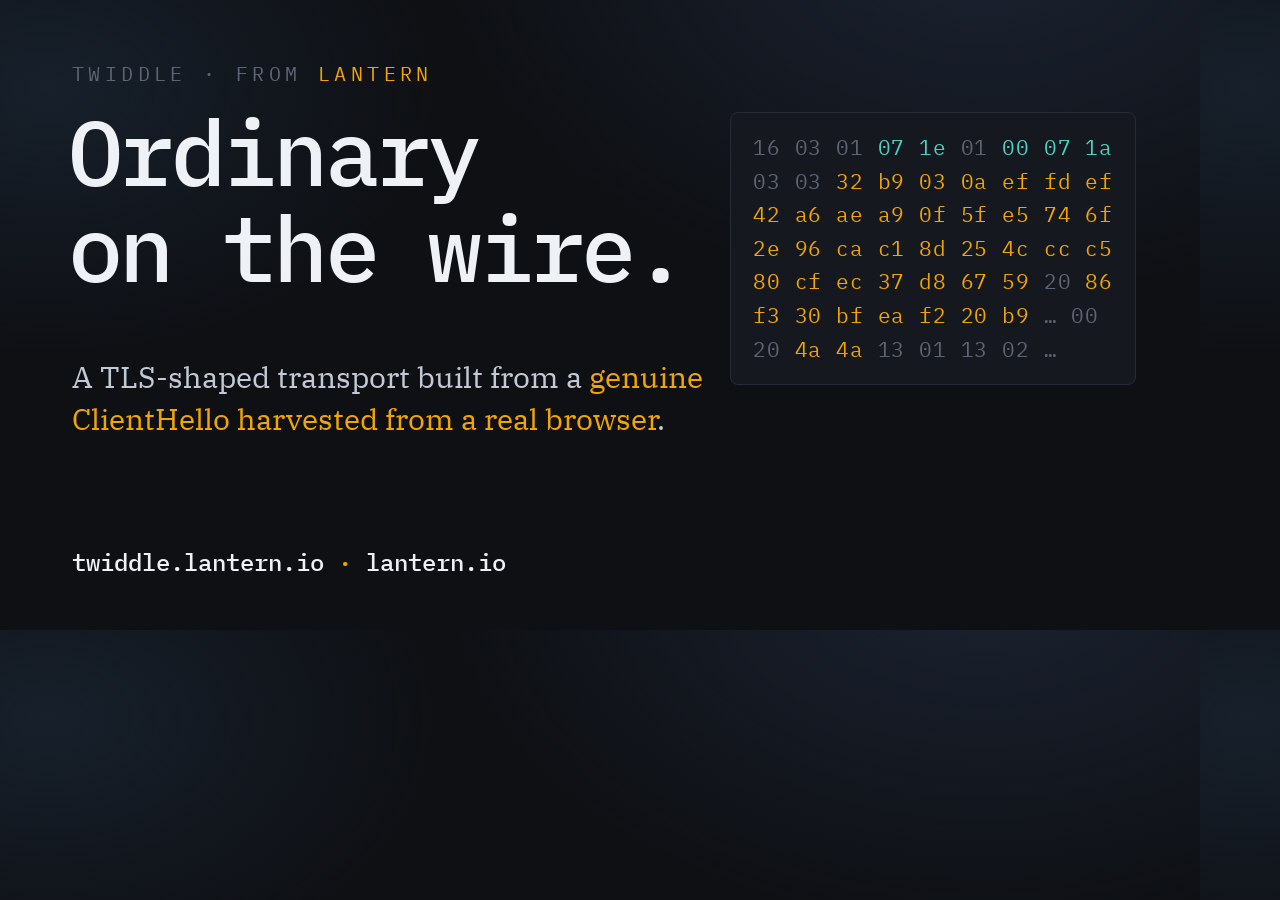
<file: site/tools/og.html>
<!doctype html>
<html><head><meta charset="utf-8">
<link href="https://fonts.googleapis.com/css2?family=IBM+Plex+Mono:wght@400;500&family=IBM+Plex+Serif:ital,wght@0,400;0,500;1,400&display=swap" rel="stylesheet">
<link rel="stylesheet" href="og.css">
</head><body>
<div class="k">twiddle · from <b>Lantern</b></div>
<h1>Ordinary<br>on the wire.</h1>
<div class="l">A TLS-shaped transport built from a <strong>genuine ClientHello harvested from a real browser</strong>.</div>
<div class="hex">16 03 01 <span class="f">07</span> <span class="f">1e</span> 01 <span class="f">00</span> <span class="f">07</span> <span class="f">1a</span> 03 03 <span class="t">32</span> <span class="t">b9</span> <span class="t">03</span> <span class="t">0a</span> <span class="t">ef</span> <span class="t">fd</span> <span class="t">ef</span> <span class="t">42</span> <span class="t">a6</span> <span class="t">ae</span> <span class="t">a9</span> <span class="t">0f</span> <span class="t">5f</span> <span class="t">e5</span> <span class="t">74</span> <span class="t">6f</span> <span class="t">2e</span> <span class="t">96</span> <span class="t">ca</span> <span class="t">c1</span> <span class="t">8d</span> <span class="t">25</span> <span class="t">4c</span> <span class="t">cc</span> <span class="t">c5</span> <span class="t">80</span> <span class="t">cf</span> <span class="t">ec</span> <span class="t">37</span> <span class="t">d8</span> <span class="t">67</span> <span class="t">59</span> 20 <span class="t">86</span> <span class="t">f3</span> <span class="t">30</span> <span class="t">bf</span> <span class="t">ea</span> <span class="t">f2</span> <span class="t">20</span> <span class="t">b9</span> … 00 20 <span class="t">4a</span> <span class="t">4a</span> 13 01 13 02 …</div>
<div class="u">twiddle.lantern.io <span>·</span> lantern.io</div>
</body></html>
</file>
<file: site/style.css>
/* twiddle — the page is deliberately quiet except where bytes are manipulated.
   Untouched bytes recede; twiddled bytes carry the only saturated colour on the
   page. The visual language is the thesis. */

:root {
  --ground:   #0e1014;
  --surface:  #15181f;
  --raised:   #1c202a;
  --line:     #262b36;
  --dim:      #5d6472;   /* untouched bytes: present, unremarkable */
  --body:     #c3c9d4;
  --bright:   #eef1f6;
  --twiddle:  #f0a500;   /* the one saturated colour: fields we change */
  --frame:    #4dd0c1;   /* lengths we recompute */
  --add:      #b07cf0;   /* fields we append */
  --mono: "IBM Plex Mono", ui-monospace, "SF Mono", Menlo, monospace;
  --serif: "IBM Plex Serif", Georgia, "Times New Roman", serif;
}

* { box-sizing: border-box; }

html { scroll-behavior: smooth; }

body {
  margin: 0;
  background:
    radial-gradient(1100px 700px at 78% -8%, #1b2331 0%, transparent 60%),
    radial-gradient(800px 500px at 5% 12%, #17202b 0%, transparent 55%),
    var(--ground);
  background-attachment: fixed;
  color: var(--body);
  font-family: var(--serif);
  font-size: 17px;
  line-height: 1.65;
  -webkit-font-smoothing: antialiased;
}

.wrap { max-width: 1180px; margin: 0 auto; padding: 0 28px; }
.narrow { max-width: 68ch; }

/* ---- type ---- */
h1, h2, h3 { font-family: var(--mono); font-weight: 500; color: var(--bright); text-wrap: balance; }
h1 { font-size: clamp(2.4rem, 6vw, 4.2rem); letter-spacing: -0.04em; margin: 0 0 .3em; line-height: 1.02; }
h2 { font-size: clamp(1.3rem, 2.6vw, 1.8rem); letter-spacing: -0.02em; margin: 0 0 .5em; }
h3 { font-size: 1rem; letter-spacing: .01em; margin: 0 0 .4em; }
p { margin: 0 0 1.1em; }
a { color: var(--frame); text-decoration-thickness: 1px; text-underline-offset: 3px; }
a:hover { color: var(--bright); }
code, .mono { font-family: var(--mono); font-size: .88em; }
.eyebrow {
  font-family: var(--mono); font-size: .7rem; letter-spacing: .22em;
  text-transform: uppercase; color: var(--dim); margin: 0 0 1.4em;
}

/* ---- hero ---- */
header { padding: 15vh 0 8vh; border-bottom: 1px solid var(--line); }
.lede { font-size: clamp(1.05rem, 2vw, 1.3rem); color: var(--body); max-width: 60ch; }
.lede strong { color: var(--twiddle); font-weight: 400; }
.tagline {
  font-family: var(--mono); font-size: .82rem; color: var(--dim);
  margin-top: 2.2em; padding-left: 1em; border-left: 2px solid var(--line);
}

/* ---- sections ---- */
section { padding: 8vh 0; border-bottom: 1px solid var(--line); }

/* ---- byte grid ---- */
.byteview { display: grid; grid-template-columns: 1fr 340px; gap: 32px; margin-top: 2em; }
.byteview > div { min-width: 0; }
@media (max-width: 900px) { .byteview { grid-template-columns: 1fr; } }

.grid {
  font-family: var(--mono); font-size: 11px; line-height: 1.55;
  background: var(--surface); border: 1px solid var(--line); border-radius: 6px;
  padding: 16px 18px; max-height: 56vh; overflow-y: auto;
  word-break: break-all; letter-spacing: .04em;
}
.grid b {                     /* one byte */
  font-weight: 400; color: var(--dim); cursor: pointer;
  transition: color .12s ease, background .12s ease;
  padding: 1px 0;
}
.grid b.k-twiddle { color: var(--twiddle); }
.grid b.k-frame   { color: var(--frame); }
.grid b.k-add     { color: var(--add); }
.grid b.on        { background: var(--twiddle); color: var(--ground) !important; }
.grid b.dimmed    { opacity: .22; }

.panel {
  position: sticky; top: 24px; align-self: start;
  background: var(--raised); border: 1px solid var(--line); border-radius: 6px; padding: 20px;
}
.panel .tag {
  display: inline-block; font-family: var(--mono); font-size: .62rem; letter-spacing: .16em;
  text-transform: uppercase; padding: 3px 8px; border-radius: 3px; margin-bottom: 12px;
}
.tag.twiddle { background: rgba(240,165,0,.14); color: var(--twiddle); border: 1px solid rgba(240,165,0,.3); }
.tag.keep    { background: rgba(93,100,114,.16); color: var(--dim);   border: 1px solid var(--line); }
.tag.frame   { background: rgba(77,208,193,.12); color: var(--frame); border: 1px solid rgba(77,208,193,.28); }
.tag.add     { background: rgba(176,124,240,.12); color: var(--add);  border: 1px solid rgba(176,124,240,.28); }
.panel h3 { font-size: 1.05rem; color: var(--bright); margin-bottom: .2em; }
.panel .where { font-family: var(--mono); font-size: .72rem; color: var(--dim); margin-bottom: 1em; }
.panel p { font-size: .9rem; line-height: 1.6; margin: 0; }

.legend { display: flex; gap: 18px; flex-wrap: wrap; font-family: var(--mono); font-size: .72rem; color: var(--dim); margin-bottom: 1.2em; }
.legend i { display: inline-block; width: 9px; height: 9px; border-radius: 2px; margin-right: 6px; vertical-align: baseline; }
.sw-keep    { background: var(--dim); }
.sw-twiddle { background: var(--twiddle); }
.sw-frame   { background: var(--frame); }
.sw-add     { background: var(--add); }
footer .note { max-width: 64ch; }

.sample-walkthrough { margin-bottom: 5rem; }
.sample-hash { font-size: .75rem; overflow-wrap: anywhere; }
#sample-expand { font: inherit; color: var(--frame); background: var(--surface); border: 1px solid var(--line); padding: .5em .9em; margin: 0 0 1.2em; cursor: pointer; }
.sample-field { border-top: 1px solid var(--line); padding: .8em 0; }
.sample-field > summary { font-family: var(--mono); font-size: .85rem; color: var(--bright); cursor: pointer; overflow-wrap: anywhere; }
.sample-field[open] > summary { color: var(--twiddle); margin-bottom: 1em; }
.sample-field > p { max-width: 75ch; font-size: .9rem; }
.sample-field table { table-layout: fixed; }
.sample-field td { vertical-align: top; overflow-wrap: anywhere; }
.sample-field td:first-child { width: 25%; font-family: var(--mono); font-size: .8rem; }
.sample-field td p { margin: .5em 0 0; }
.sample-field td code { display: block; color: var(--frame); }
.sample-field td summary { cursor: pointer; }
summary:focus-visible, #sample-expand:focus-visible { outline: 2px solid var(--frame); outline-offset: 4px; }
@media (max-width: 600px) {
  .sample-field table, .sample-field tbody, .sample-field tr, .sample-field td { display: block; width: 100%; }
  .sample-field th { display: none; }
  .sample-field tr { padding: .8em 0; border-bottom: 1px solid var(--line); }
  .sample-field td, .sample-field td:first-child { width: 100%; border: 0; padding: .3em 0; }
  .sample-field td:last-child::before { content: "Twiddle: "; color: var(--twiddle); }
}

/* ---- field list ---- */
/* Columnar so 27 fields stay scannable instead of running off the page. */
.fields {
  list-style: none; padding: 0; margin: 18px 0 0;
  columns: 3; column-gap: 22px;
}
@media (max-width: 700px) { .fields { columns: 2; } }
.fields li {
  overflow-wrap: anywhere;
  break-inside: avoid;
  border-left: 2px solid var(--line); padding: 2px 0 2px 12px; margin-bottom: 5px;
  font-family: var(--mono); font-size: .78rem; color: var(--dim); cursor: pointer;
  transition: border-color .14s ease, color .14s ease;
}
.fields li:hover, .fields li.active { color: var(--bright); border-left-color: var(--twiddle); }
.fields li.t { color: var(--body); }

/* ---- data callouts ---- */
.stats { display: grid; grid-template-columns: repeat(auto-fit, minmax(150px, 1fr)); gap: 1px; background: var(--line); border: 1px solid var(--line); border-radius: 6px; overflow: hidden; margin: 2em 0; }
.stat { background: var(--surface); padding: 18px 16px; }
.stat .n { font-family: var(--mono); font-size: 1.5rem; color: var(--twiddle); display: block; letter-spacing: -.02em; }
.stat .l { font-size: .78rem; color: var(--dim); line-height: 1.4; display: block; margin-top: 4px; }

table { width: 100%; border-collapse: collapse; font-size: .88rem; margin: 1.5em 0; }
th, td { text-align: left; padding: 9px 12px; border-bottom: 1px solid var(--line); overflow-wrap: anywhere; }
th { font-family: var(--mono); font-size: .7rem; letter-spacing: .1em; text-transform: uppercase; color: var(--dim); font-weight: 500; }
td.num { font-family: var(--mono); font-variant-numeric: tabular-nums; }
td em { color: var(--twiddle); font-style: normal; }

/* ---- diagram ---- */
.fig { margin: 2em 0 0; }
.fig svg {
  width: 100%; max-width: 900px; height: auto;
  color: var(--body);                     /* strokes and text inherit this */
  background: var(--surface);
  border: 1px solid var(--line); border-radius: 6px; padding: 14px;
}
.fig figcaption {
  font-size: .84rem; color: var(--dim); margin-top: .9em; max-width: 64ch; line-height: 1.55;
}

footer { padding: 6vh 0 10vh; font-family: var(--mono); font-size: .78rem; color: var(--dim); }

/* ---- entrance ---- */
@media (prefers-reduced-motion: no-preference) {
  .rise { animation: rise .7s cubic-bezier(.2,.7,.3,1) both; }
  @keyframes rise { from { opacity: 0; transform: translateY(14px); } to { opacity: 1; transform: none; } }
}

/* ---- faq ---- */
.faq { border-top: 1px solid var(--line); margin-top: 1.5em; }
.qa { display: grid; grid-template-columns: minmax(0, 1fr) minmax(0, 2fr); gap: .4em 40px; padding: 1.3em 0; border-bottom: 1px solid var(--line); scroll-margin-top: 24px; }
.qa h3 { margin: 0; font-size: .98rem; line-height: 1.45; }
.qa p { margin: 0; max-width: 68ch; font-size: .95rem; }
.qa:target h3 { color: var(--twiddle); }
@media (max-width: 800px) { .qa { grid-template-columns: 1fr; } }

/* ---- more from lantern ---- */
.more { padding-bottom: 2.4em; margin-bottom: 2.4em; border-bottom: 1px solid var(--line); }
.more ul { list-style: none; margin: 0; padding: 0; display: grid; grid-template-columns: repeat(3, minmax(0, 1fr)); gap: 14px 32px; }
.more li span { display: block; margin-top: 2px; line-height: 1.5; }
@media (max-width: 900px) { .more ul { grid-template-columns: repeat(2, minmax(0, 1fr)); } }
@media (max-width: 600px) { .more ul { grid-template-columns: 1fr; } }

/* ---- 404 ---- */
.notfound { min-height: 100vh; display: grid; align-content: center; border-bottom: 0; }
.notfound h1 { font-size: clamp(4rem, 16vw, 8rem); color: var(--twiddle); }
</file>
<file: site/tools/og.css>
html,body{margin:0;width:1200px;height:630px;overflow:hidden}
body{background:radial-gradient(900px 600px at 82% -10%,#1b2331 0%,transparent 60%),radial-gradient(700px 480px at 4% 14%,#17202b 0%,transparent 55%),#0e1014;color:#c3c9d4;font-family:'IBM Plex Serif',serif;position:relative}
.k{position:absolute;left:72px;top:60px;font:400 20px 'IBM Plex Mono',monospace;letter-spacing:.22em;text-transform:uppercase;color:#5d6472}
.k b{color:#f0a500;font-weight:400}
h1{position:absolute;left:68px;top:104px;margin:0;font:500 92px/1.04 'IBM Plex Mono',monospace;letter-spacing:-.04em;color:#eef1f6}
.l{position:absolute;left:72px;top:356px;width:660px;font:400 30px/1.4 'IBM Plex Serif',serif}
.l strong{color:#f0a500;font-weight:400}
.hex{position:absolute;right:64px;top:112px;width:360px;font:400 21px/1.6 'IBM Plex Mono',monospace;letter-spacing:.04em;color:#5d6472;background:#15181f;border:1px solid #262b36;border-radius:8px;padding:18px 22px;word-break:break-all}
.hex .t{color:#f0a500}.hex .f{color:#4dd0c1}.hex .a{color:#b07cf0}
.u{position:absolute;left:72px;bottom:52px;font:500 24px 'IBM Plex Mono',monospace;color:#eef1f6}
.u span{color:#f0a500}
</file>
